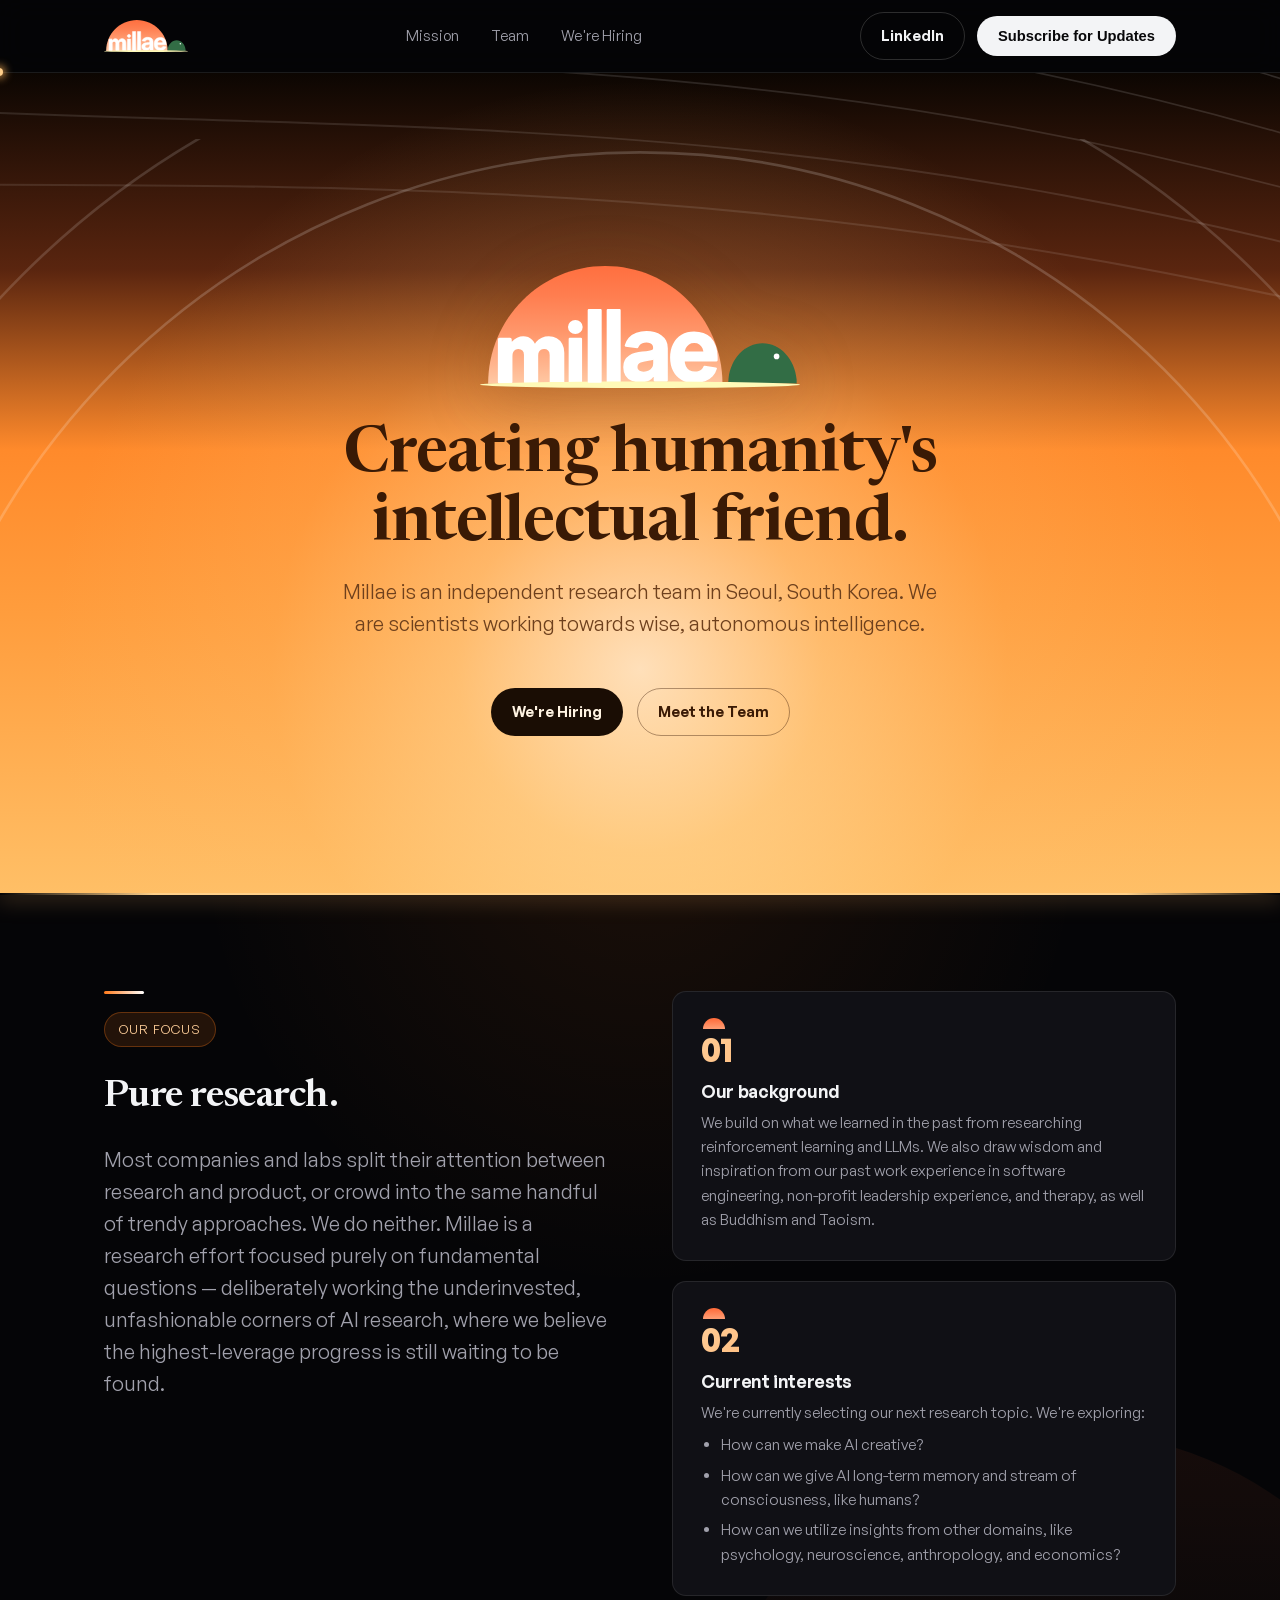
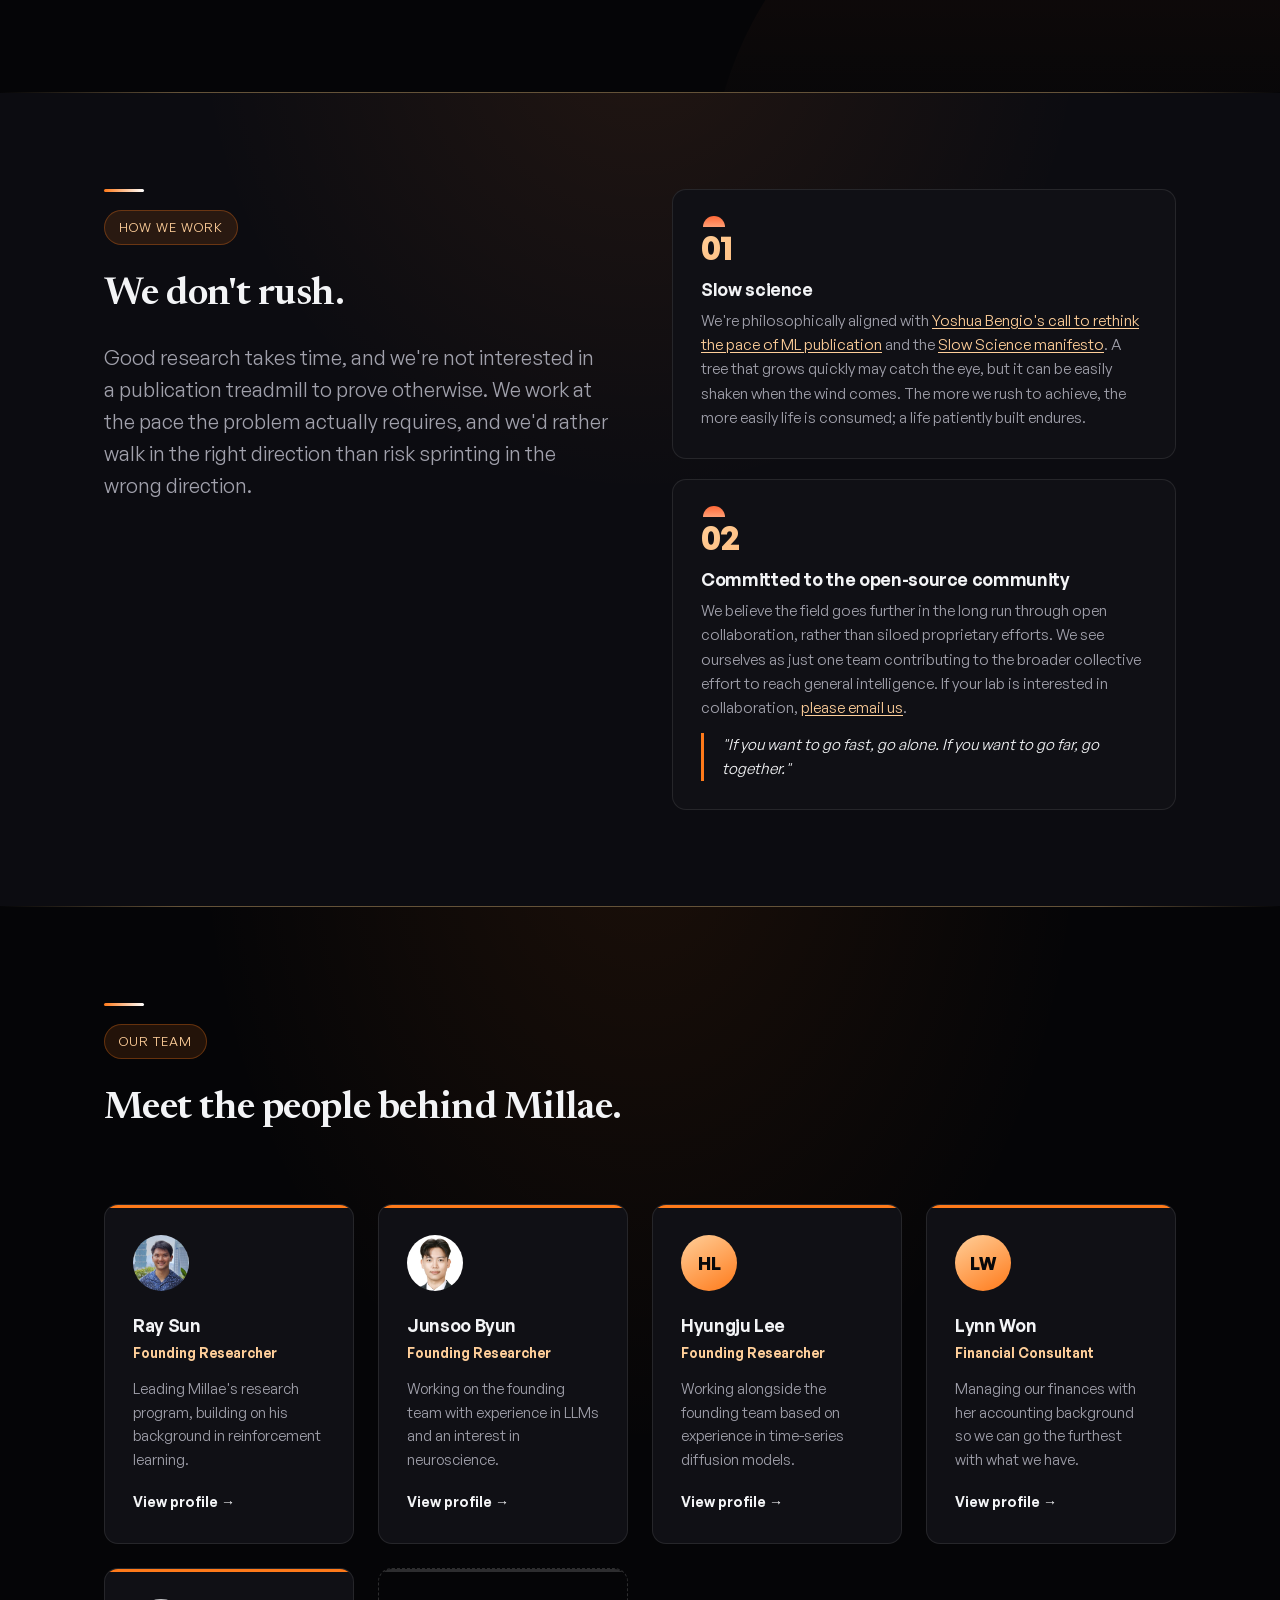
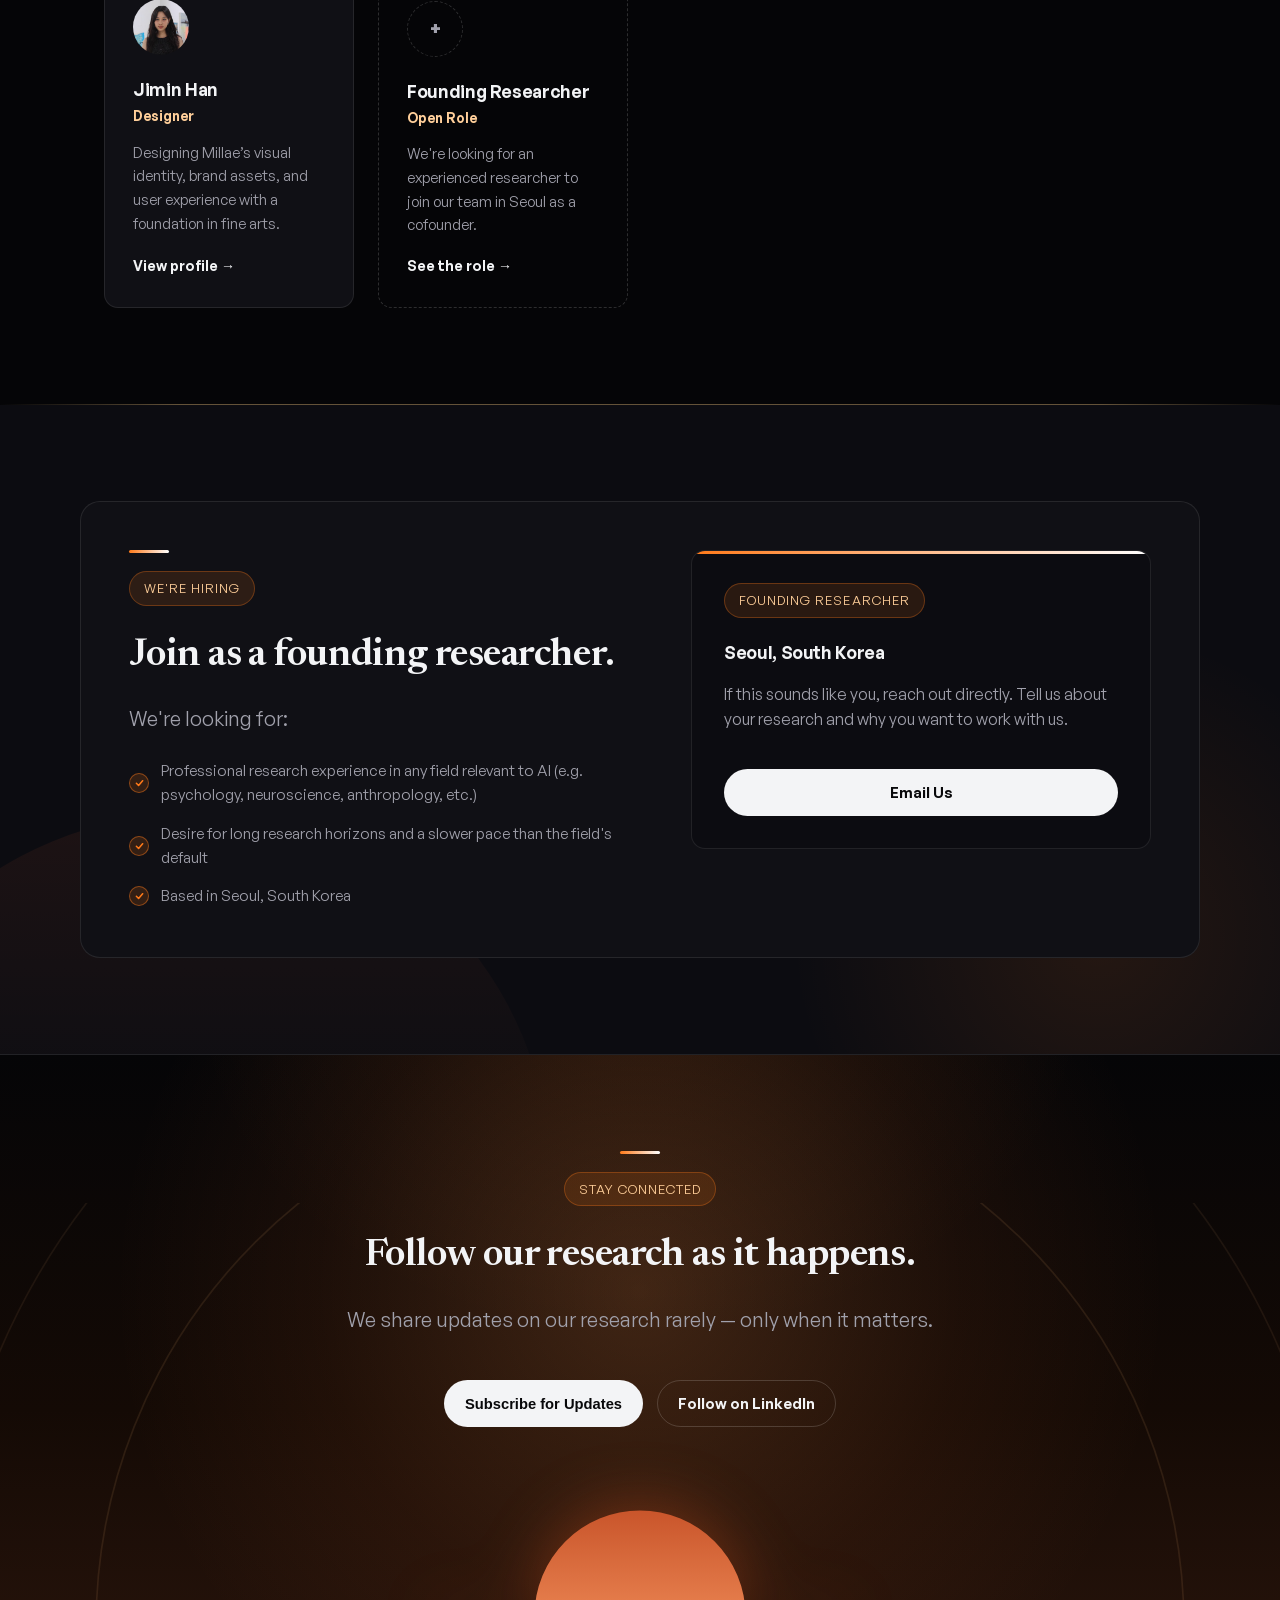
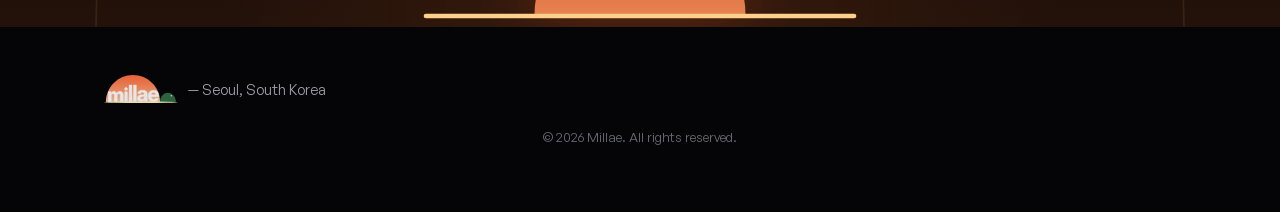
<file: index.html>
<!DOCTYPE html>
<html lang="en">
<head>
<meta charset="UTF-8">
<meta name="viewport" content="width=device-width, initial-scale=1.0">
<title>Millae — Wise intelligence</title>
<meta name="description" content="Millae is a Seoul-based AI research team.">

<meta property="og:title" content="Millae">
<meta property="og:description" content="A Seoul-based AI research team.">
<meta property="og:image" content="https://www.millae.ai/assets/logo-512.png">
<meta property="og:type" content="website">
<meta name="twitter:card" content="summary">

<link rel="icon" type="image/svg+xml" href="assets/favicon.svg">
<link rel="icon" type="image/png" sizes="32x32" href="assets/favicon-32.png">
<link rel="icon" type="image/png" sizes="16x16" href="assets/favicon-16.png">
<link rel="apple-touch-icon" href="assets/apple-touch-icon.png">

<link rel="stylesheet" href="assets/fonts.css">
<link rel="stylesheet" href="styles.css">
</head>
<body>

<nav class="nav">
  <div class="wrap">
    <a href="index.html" class="brand">
      <img src="assets/logo-03.svg" alt="Millae" class="brand-logo">
    </a>
    <div class="nav-links" id="navLinks">
      <a href="#mission">Mission</a>
      <a href="team.html">Team</a>
      <a href="#hiring">We're Hiring</a>
    </div>
    <div class="nav-actions">
      <a class="btn btn-outline nav-linkedin" href="https://www.linkedin.com/company/millae" target="_blank" rel="noopener">LinkedIn</a>
      <button class="btn btn-primary" id="openSubscribe"><span class="full">Subscribe for Updates</span><span class="short-hide">Subscribe</span></button>
      <button class="nav-toggle" id="navToggle" aria-label="Toggle menu">☰</button>
    </div>
  </div>
  <div class="day-progress" aria-hidden="true"><span class="day-progress-sun"></span></div>
</nav>

<header class="hero hero-sunrise">
  <!-- Sunrise sky: bright orange morning background, soft glow + elegant
       concentric light arcs radiating from the horizon. Decorative. -->
  <div class="hero-sky" aria-hidden="true">
    <div class="sun-glow"></div>
    <!-- Flowing diagonal lines, ifp.org-style: a field of fine curves sweeping
         across the sky, thickest where they converge near the horizon. -->
    <svg class="hero-flowlines" viewBox="0 0 1000 700" preserveAspectRatio="xMidYMax slice">
      <g fill="none" stroke="#fff">
        <path class="flow" d="M-100 40 C 220 140, 520 40, 1100 260" stroke-width="1" stroke-opacity="0.16"/>
        <path class="flow" d="M-100 90 C 240 190, 540 90, 1100 300" stroke-width="1.1" stroke-opacity="0.14"/>
        <path class="flow" d="M-100 150 C 260 230, 560 150, 1100 340" stroke-width="1.2" stroke-opacity="0.15"/>
        <path class="flow" d="M-100 210 C 280 270, 580 210, 1100 380" stroke-width="1.3" stroke-opacity="0.13"/>
        <path class="flow" d="M-100 270 C 300 310, 600 270, 1100 420" stroke-width="1.4" stroke-opacity="0.12"/>
        <path class="flow" d="M-100 330 C 320 350, 620 330, 1100 460" stroke-width="1.5" stroke-opacity="0.11"/>
        <path class="flow" d="M-100 390 C 340 390, 640 390, 1100 500" stroke-width="1.6" stroke-opacity="0.1"/>
      </g>
    </svg>
    <svg class="sun-arcs" viewBox="0 0 1000 560" preserveAspectRatio="xMidYMax slice">
      <g fill="none" stroke="#fff" stroke-width="1.4">
        <path class="arc" d="M110 560 A390 390 0 0 1 890 560"/>
        <path class="arc" d="M40 560 A460 460 0 0 1 960 560"/>
        <path class="arc" d="M-40 560 A540 540 0 0 1 1040 560"/>
        <path class="arc" d="M-130 560 A630 630 0 0 1 1130 560"/>
        <path class="arc" d="M-230 560 A730 730 0 0 1 1230 560"/>
        <path class="arc" d="M-340 560 A840 840 0 0 1 1340 560"/>
      </g>
    </svg>
  </div>

  <div class="wrap hero-inner">
    <!-- Hero logo: "millae" set inside the sun, with a slowly crawling turtle.
         Inline SVG so the turtle can animate and the mark stays crisp. -->
    <div class="hero-logo">
      <img src="assets/logo-03-anim.svg" alt="Millae" class="hero-logo-img">
    </div>
    <h1>Creating humanity's intellectual friend.</h1>
    <p class="lede">Millae is an independent research team in Seoul, South Korea. We are scientists working towards wise, autonomous intelligence.</p>
    <div class="hero-actions">
      <a href="#hiring" class="btn btn-primary">We're Hiring</a>
      <a href="team.html" class="btn btn-outline">Meet the Team</a>
    </div>
  </div>
</header>

<!-- Full-width horizon line: the stark seam where the orange sunrise breaks into black. -->
<div class="horizon" aria-hidden="true"></div>

<section id="mission">
  <div class="sun-watermark" aria-hidden="true"></div>
  <div class="wrap mission-grid">
    <div>
      <div class="eyebrow-rule"></div>
      <span class="eyebrow">Our Focus</span>
      <h2>Pure research.</h2>
      <p class="lede">Most companies and labs split their attention between research and product, or crowd into the same handful of trendy approaches. We do neither. Millae is a research effort focused purely on fundamental questions — deliberately working the underinvested, unfashionable corners of AI research, where we believe the highest-leverage progress is still waiting to be found.</p>
    </div>
    <div class="mission-points">
      <div class="point">
        <span class="num">01</span>
        <h3>Our background</h3>
        <p>We build on what we learned in the past from researching reinforcement learning and LLMs. We also draw wisdom and inspiration from our past work experience in software engineering, non-profit leadership experience, and therapy, as well as Buddhism and Taoism.</p>
      </div>
      <div class="point">
        <span class="num">02</span>
        <h3>Current interests</h3>
        <p>We're currently selecting our next research topic. We're exploring:</p>
        <ul>
          <li>How can we make AI creative?</li>
          <li>How can we give AI long-term memory and stream of consciousness, like humans?</li>
          <li>How can we utilize insights from other domains, like psychology, neuroscience, anthropology, and economics?</li>
        </ul>
      </div>
    </div>
  </div>
</section>

<!-- <section id="great-project">
  <div class="wrap">
    <span class="eyebrow">Why This Matters</span>
    <h2>The Great Project of our generation.</h2>
    <p class="lede">We believe developing autonomous intelligence is the great project of this generation and the generations to come. We're looking for scientists who think about their work the same way — not as a job, but as a contribution to humanity's future.</p>

    <div class="callout">
      <span class="eyebrow eyebrow-warn">The Stakes</span>
      <p>We take the scale of this project seriously in both directions. The potential benefits of human-level and superintelligent AI are extraordinary — and the risk it poses is the greatest existential threat humanity has ever faced. We're looking for suggestions on how we can collectively invest in long-term AI safety. Meanwhile, we expect the world to become increasingly unstable and violent leading up to the Singularity; we're preparing for that as well.</p>
    </div>
  </div>
</section> -->

<div class="hz-divider" aria-hidden="true"></div>

<section id="philsophy">
  <div class="wrap mission-grid">
    <div>
      <div class="eyebrow-rule"></div>
      <span class="eyebrow">How We Work</span>
      <h2>We don't rush.</h2>
      <p class="lede">Good research takes time, and we're not interested in a publication treadmill to prove otherwise. We work at the pace the problem actually requires, and we'd rather walk in the right direction than risk sprinting in the wrong direction.</p>
    </div>
    <div class="mission-points">
      <div class="point">
        <span class="num">01</span>
        <h3>Slow science</h3>
        <p>We're philosophically aligned with <a href="https://yoshuabengio.org/en/blog/time-rethink-publication-process-machine-learning" target="_blank" rel="noopener">Yoshua Bengio's call to rethink the pace of ML publication</a> and the <a href="http://slow-science.org/" target="_blank" rel="noopener">Slow Science manifesto</a>. A tree that grows quickly may catch the eye, but it can be easily shaken when the wind comes. The more we rush to achieve, the more easily life is consumed; a life patiently built endures.</p>
      </div>
      <div class="point">
        <span class="num">02</span>
        <h3>Committed to the open-source community</h3>
        <p>We believe the field goes further in the long run through open collaboration, rather than siloed proprietary efforts. We see ourselves as just one team contributing to the broader collective effort to reach general intelligence. If your lab is interested in collaboration, <a href="mailto:collaboration@millae.ai">please email us</a>.</p>
        <p class="pull-quote">"If you want to go fast, go alone. If you want to go far, go together."</p>
      </div>
    </div>
  </div>
</section>

<div class="hz-divider" aria-hidden="true"></div>

<section id="team-preview">
  <div class="wrap">
    <div class="section-head">
      <div>
        <div class="eyebrow-rule"></div>
        <span class="eyebrow">Our Team</span>
        <h2>Meet the people behind Millae.</h2>
      </div>
    </div>
    <div class="team-grid" data-team-grid></div>
  </div>
</section>

<div class="hz-divider" aria-hidden="true"></div>

<section id="hiring" class="hiring">
  <div class="sun-watermark" aria-hidden="true"></div>
  <div class="wrap hiring-grid">
    <div>
      <div class="eyebrow-rule"></div>
      <span class="eyebrow">We're Hiring</span>
      <h2>Join as a founding researcher.</h2>
      <p class="lede">We're looking for:</p>
      <ul class="req-list">
        <li><svg class="req-check" viewBox="0 0 12 12" aria-hidden="true"><path d="M2.6 6.3 L5 8.7 L9.4 3.5"/></svg>Professional research experience in any field relevant to AI (e.g. psychology, neuroscience, anthropology, etc.)</li>
        <li><svg class="req-check" viewBox="0 0 12 12" aria-hidden="true"><path d="M2.6 6.3 L5 8.7 L9.4 3.5"/></svg>Desire for long research horizons and a slower pace than the field's default</li>
        <li><svg class="req-check" viewBox="0 0 12 12" aria-hidden="true"><path d="M2.6 6.3 L5 8.7 L9.4 3.5"/></svg>Based in Seoul, South Korea</li>
      </ul>
    </div>
    <div class="hiring-card">
      <span class="eyebrow">Founding Researcher</span>
      <p class="hiring-location">Seoul, South Korea</p>
      <p>If this sounds like you, reach out directly. Tell us about your research and why you want to work with us.</p>
      <a class="btn btn-primary" href="mailto:applications@millae.ai">Email Us</a>
    </div>
  </div>
</section>

<section class="cta">
  <div class="cta-sky" aria-hidden="true">
    <div class="cta-glow"></div>
    <svg class="cta-arcs" viewBox="0 0 1000 400" preserveAspectRatio="xMidYMax slice">
      <g fill="none" stroke="#ffb877">
        <path d="M180 400 A320 320 0 0 1 820 400" stroke-opacity="0.1"/>
        <path d="M90 400 A400 400 0 0 1 910 400" stroke-opacity="0.075"/>
        <path d="M0 400 A490 490 0 0 1 1000 400" stroke-opacity="0.055"/>
      </g>
    </svg>
    <svg class="cta-sun" viewBox="0 0 300 96" preserveAspectRatio="xMidYMax meet">
      <defs><linearGradient id="ctaSun" x1="0" y1="0" x2="0" y2="1"><stop offset="0" stop-color="#c9552b"/><stop offset="1" stop-color="#e8814f"/></linearGradient></defs>
      <path d="M78 88 A72 72 0 0 1 222 88 Z" fill="url(#ctaSun)"/>
      <line x1="4" y1="88" x2="296" y2="88" stroke="#ffd089" stroke-width="3" stroke-linecap="round"/>
    </svg>
  </div>
  <div class="wrap">
    <div class="eyebrow-rule" style="margin-left:auto;margin-right:auto;"></div>
    <span class="eyebrow">Stay Connected</span>
    <h2>Follow our research as it happens.</h2>
    <p class="lede">We share updates on our research rarely — only when it matters.</p>
    <div class="cta-actions">
      <button class="btn btn-primary" id="openSubscribe2">Subscribe for Updates</button>
      <a class="btn btn-outline" href="https://www.linkedin.com/company/millae" target="_blank" rel="noopener">Follow on LinkedIn</a>
    </div>
  </div>
</section>

<footer>
  <div class="wrap">
    <div class="footer-grid">
      <a href="index.html" class="footer-brand">
        <img src="assets/logo-03.svg" alt="Millae" class="footer-logo">
        <span>— Seoul, South Korea</span>
      </a>
    </div>
    <p class="footer-note">© 2026 Millae. All rights reserved.</p>
  </div>
</footer>

<div class="modal-overlay" id="subscribeModal">
  <div class="modal">
    <button class="modal-close" id="closeSubscribe" aria-label="Close">&times;</button>
    <h3>Subscribe for updates</h3>
    <p>Occasional news from Millae's research team. No spam, unsubscribe anytime.</p>
    <form class="subscribe-form" id="subscribeForm" name="subscribe" method="POST" data-netlify="true" netlify-honeypot="bot-field">
      <input type="hidden" name="form-name" value="subscribe">
      <p hidden><label>Don't fill this out if you're human: <input name="bot-field"></label></p>
      <input type="email" name="email" placeholder="you@email.com" required>
      <button type="submit" class="btn btn-primary">Subscribe</button>
      <div class="form-status" id="formStatus"></div>
    </form>
  </div>
</div>

<script src="team.js"></script>
<script src="script.js"></script>
</body>
</html>
</file>
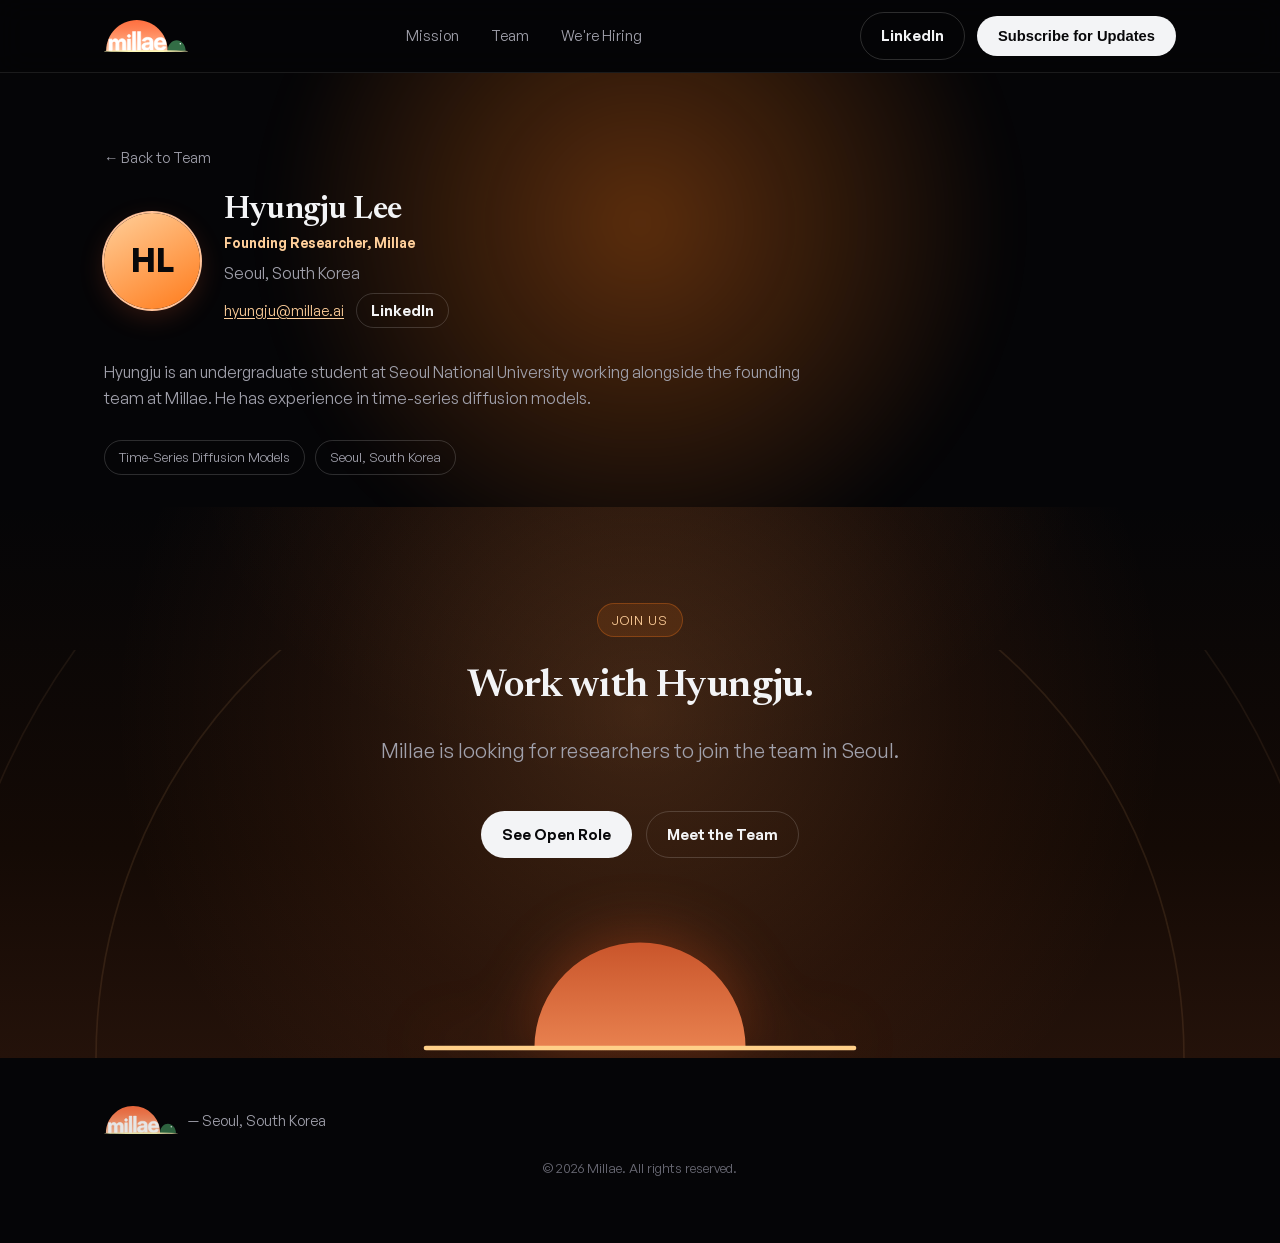
<file: hyungju.html>
<!DOCTYPE html>
<html lang="en">
<head>
<meta charset="UTF-8">
<meta name="viewport" content="width=device-width, initial-scale=1.0">
<title>Hyungju Lee — Millae</title>
<meta name="description" content="Hyungju Lee, Founding Researcher at Millae, a Seoul-based AI research team.">
<meta property="og:title" content="Hyungju Lee — Millae">
<meta property="og:description" content="Hyungju Lee, Founding Researcher at Millae, a Seoul-based AI research team.">
<meta property="og:image" content="https://www.millae.ai/assets/logo-512.png">
<meta property="og:type" content="profile">
<meta name="twitter:card" content="summary">

<link rel="icon" type="image/svg+xml" href="assets/favicon.svg">
<link rel="icon" type="image/png" sizes="32x32" href="assets/favicon-32.png">
<link rel="icon" type="image/png" sizes="16x16" href="assets/favicon-16.png">
<link rel="apple-touch-icon" href="assets/apple-touch-icon.png">

<link rel="stylesheet" href="assets/fonts.css">
<link rel="stylesheet" href="styles.css">
</head>
<body>

<nav class="nav">
  <div class="wrap">
    <a href="index.html" class="brand">
      <img src="assets/logo-03.svg" alt="Millae" class="brand-logo">
    </a>
    <div class="nav-links" id="navLinks">
      <a href="index.html#mission">Mission</a>
      <a href="team.html">Team</a>
      <a href="index.html#hiring">We're Hiring</a>
    </div>
    <div class="nav-actions">
      <a class="btn btn-outline nav-linkedin" href="https://www.linkedin.com/company/millae" target="_blank" rel="noopener">LinkedIn</a>
      <button class="btn btn-primary" id="openSubscribe"><span class="full">Subscribe for Updates</span><span class="short-hide">Subscribe</span></button>
      <button class="nav-toggle" id="navToggle" aria-label="Toggle menu">☰</button>
    </div>
  </div>
</nav>

<header class="hero profile-hero" style="text-align:left;">
  <div class="wrap" style="align-items: flex-start;">
    <a href="team.html" class="back-link">← Back to Team</a>
    <div class="profile-top">
      <div class="profile-avatar">HL</div>
      <div class="profile-meta">
        <h1>Hyungju Lee</h1>
        <span class="team-role">Founding Researcher, Millae</span>
        <p style="margin:0; color: var(--text-dim);">Seoul, South Korea</p>
        <div class="profile-contact">
          <a href="mailto:hyungju@millae.ai" class="profile-email">hyungju@millae.ai</a>
          <a class="btn btn-outline profile-linkedin" href="https://www.linkedin.com/in/hyungju-lee-295869256/" target="_blank" rel="noopener">LinkedIn</a>
        </div>
      </div>
    </div>
    <div class="profile-body">
      <p>Hyungju is an undergraduate student at Seoul National University working alongside the founding team at Millae. He has experience in time-series diffusion models.</p>
      <div class="focus-tags">
        <span>Time-Series Diffusion Models</span>
        <span>Seoul, South Korea</span>
      </div>
    </div>
  </div>
</header>

<section class="cta">
  <div class="cta-sky" aria-hidden="true">
    <div class="cta-glow"></div>
    <svg class="cta-arcs" viewBox="0 0 1000 400" preserveAspectRatio="xMidYMax slice">
      <g fill="none" stroke="#ffb877">
        <path d="M180 400 A320 320 0 0 1 820 400" stroke-opacity="0.1"/>
        <path d="M90 400 A400 400 0 0 1 910 400" stroke-opacity="0.075"/>
        <path d="M0 400 A490 490 0 0 1 1000 400" stroke-opacity="0.055"/>
      </g>
    </svg>
    <svg class="cta-sun" viewBox="0 0 300 96" preserveAspectRatio="xMidYMax meet">
      <defs><linearGradient id="ctaSun" x1="0" y1="0" x2="0" y2="1"><stop offset="0" stop-color="#c9552b"/><stop offset="1" stop-color="#e8814f"/></linearGradient></defs>
      <path d="M78 88 A72 72 0 0 1 222 88 Z" fill="url(#ctaSun)"/>
      <line x1="4" y1="88" x2="296" y2="88" stroke="#ffd089" stroke-width="3" stroke-linecap="round"/>
    </svg>
  </div>
  <div class="wrap">
    <span class="eyebrow">Join Us</span>
    <h2>Work with Hyungju.</h2>
    <p class="lede">Millae is looking for researchers to join the team in Seoul.</p>
    <div class="cta-actions">
      <a class="btn btn-primary" href="index.html#hiring">See Open Role</a>
      <a class="btn btn-outline" href="team.html">Meet the Team</a>
    </div>
  </div>
</section>

<footer>
  <div class="wrap">
    <div class="footer-grid">
      <a href="index.html" class="footer-brand">
        <img src="assets/logo-03.svg" alt="Millae" class="footer-logo">
        <span>— Seoul, South Korea</span>
      </a>
    </div>
    <p class="footer-note">© 2026 Millae. All rights reserved.</p>
  </div>
</footer>

<div class="modal-overlay" id="subscribeModal">
  <div class="modal">
    <button class="modal-close" id="closeSubscribe" aria-label="Close">&times;</button>
    <h3>Subscribe for updates</h3>
    <p>Occasional news from Millae's research team. No spam, unsubscribe anytime.</p>
    <form class="subscribe-form" id="subscribeForm" name="subscribe" method="POST" data-netlify="true" netlify-honeypot="bot-field">
      <input type="hidden" name="form-name" value="subscribe">
      <p hidden><label>Don't fill this out if you're human: <input name="bot-field"></label></p>
      <input type="email" name="email" placeholder="you@email.com" required>
      <button type="submit" class="btn btn-primary">Subscribe</button>
      <div class="form-status" id="formStatus"></div>
    </form>
  </div>
</div>

<script src="script.js"></script>
</body>
</html>
</file>
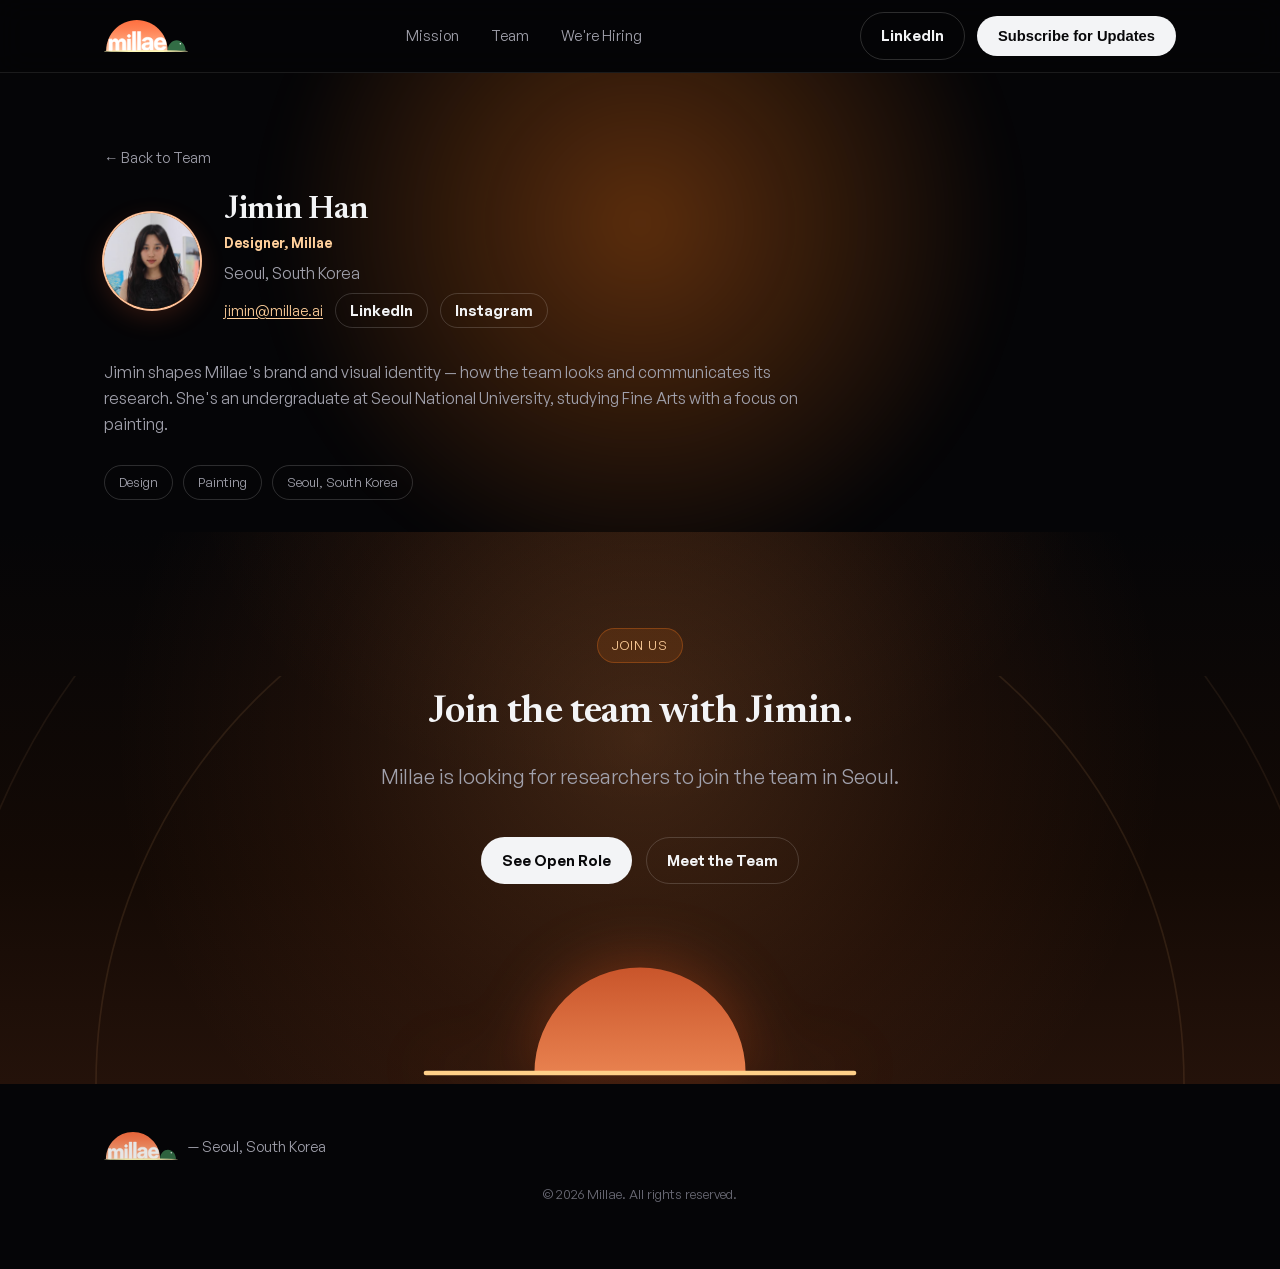
<file: jimin.html>
<!DOCTYPE html>
<html lang="en">
<head>
<meta charset="UTF-8">
<meta name="viewport" content="width=device-width, initial-scale=1.0">
<title>Jimin Han — Millae</title>
<meta name="description" content="Jimin Han, Designer at Millae, a Seoul-based AI research team.">
<meta property="og:title" content="Jimin Han — Millae">
<meta property="og:description" content="Jimin Han, Designer at Millae, a Seoul-based AI research team.">
<meta property="og:image" content="https://www.millae.ai/assets/logo-512.png">
<meta property="og:type" content="profile">
<meta name="twitter:card" content="summary">

<link rel="icon" type="image/svg+xml" href="assets/favicon.svg">
<link rel="icon" type="image/png" sizes="32x32" href="assets/favicon-32.png">
<link rel="icon" type="image/png" sizes="16x16" href="assets/favicon-16.png">
<link rel="apple-touch-icon" href="assets/apple-touch-icon.png">

<link rel="stylesheet" href="assets/fonts.css">
<link rel="stylesheet" href="styles.css">
</head>
<body>

<nav class="nav">
  <div class="wrap">
    <a href="index.html" class="brand">
      <img src="assets/logo-03.svg" alt="Millae" class="brand-logo">
    </a>
    <div class="nav-links" id="navLinks">
      <a href="index.html#mission">Mission</a>
      <a href="team.html">Team</a>
      <a href="index.html#hiring">We're Hiring</a>
    </div>
    <div class="nav-actions">
      <a class="btn btn-outline nav-linkedin" href="https://www.linkedin.com/company/millae" target="_blank" rel="noopener">LinkedIn</a>
      <button class="btn btn-primary" id="openSubscribe"><span class="full">Subscribe for Updates</span><span class="short-hide">Subscribe</span></button>
      <button class="nav-toggle" id="navToggle" aria-label="Toggle menu">☰</button>
    </div>
  </div>
</nav>

<header class="hero profile-hero" style="text-align:left;">
  <div class="wrap" style="align-items: flex-start;">
    <a href="team.html" class="back-link">← Back to Team</a>
    <div class="profile-top">
      <div class="profile-avatar"><img src="assets/jimin-han.jpg" alt="Jimin Han"></div>
      <div class="profile-meta">
        <h1>Jimin Han</h1>
        <span class="team-role">Designer, Millae</span>
        <p style="margin:0; color: var(--text-dim);">Seoul, South Korea</p>
        <div class="profile-contact">
          <a href="mailto:jimin@millae.ai" class="profile-email">jimin@millae.ai</a>
          <a class="btn btn-outline profile-linkedin" href="https://www.linkedin.com/in/apple-han" target="_blank" rel="noopener">LinkedIn</a>
          <a class="btn btn-outline profile-linkedin" href="https://www.instagram.com/applehan.art" target="_blank" rel="noopener">Instagram</a>
        </div>
      </div>
    </div>
    <div class="profile-body">
      <p>Jimin shapes Millae's brand and visual identity — how the team looks and communicates its research. She's an undergraduate at Seoul National University, studying Fine Arts with a focus on painting.</p>
      <div class="focus-tags">
        <span>Design</span>
        <span>Painting</span>
        <span>Seoul, South Korea</span>
      </div>
    </div>
  </div>
</header>

<section class="cta">
  <div class="cta-sky" aria-hidden="true">
    <div class="cta-glow"></div>
    <svg class="cta-arcs" viewBox="0 0 1000 400" preserveAspectRatio="xMidYMax slice">
      <g fill="none" stroke="#ffb877">
        <path d="M180 400 A320 320 0 0 1 820 400" stroke-opacity="0.1"/>
        <path d="M90 400 A400 400 0 0 1 910 400" stroke-opacity="0.075"/>
        <path d="M0 400 A490 490 0 0 1 1000 400" stroke-opacity="0.055"/>
      </g>
    </svg>
    <svg class="cta-sun" viewBox="0 0 300 96" preserveAspectRatio="xMidYMax meet">
      <defs><linearGradient id="ctaSun" x1="0" y1="0" x2="0" y2="1"><stop offset="0" stop-color="#c9552b"/><stop offset="1" stop-color="#e8814f"/></linearGradient></defs>
      <path d="M78 88 A72 72 0 0 1 222 88 Z" fill="url(#ctaSun)"/>
      <line x1="4" y1="88" x2="296" y2="88" stroke="#ffd089" stroke-width="3" stroke-linecap="round"/>
    </svg>
  </div>
  <div class="wrap">
    <span class="eyebrow">Join Us</span>
    <h2>Join the team with Jimin.</h2>
    <p class="lede">Millae is looking for researchers to join the team in Seoul.</p>
    <div class="cta-actions">
      <a class="btn btn-primary" href="index.html#hiring">See Open Role</a>
      <a class="btn btn-outline" href="team.html">Meet the Team</a>
    </div>
  </div>
</section>

<footer>
  <div class="wrap">
    <div class="footer-grid">
      <a href="index.html" class="footer-brand">
        <img src="assets/logo-03.svg" alt="Millae" class="footer-logo">
        <span>— Seoul, South Korea</span>
      </a>
    </div>
    <p class="footer-note">© 2026 Millae. All rights reserved.</p>
  </div>
</footer>

<div class="modal-overlay" id="subscribeModal">
  <div class="modal">
    <button class="modal-close" id="closeSubscribe" aria-label="Close">&times;</button>
    <h3>Subscribe for updates</h3>
    <p>Occasional news from Millae's research team. No spam, unsubscribe anytime.</p>
    <form class="subscribe-form" id="subscribeForm" name="subscribe" method="POST" data-netlify="true" netlify-honeypot="bot-field">
      <input type="hidden" name="form-name" value="subscribe">
      <p hidden><label>Don't fill this out if you're human: <input name="bot-field"></label></p>
      <input type="email" name="email" placeholder="you@email.com" required>
      <button type="submit" class="btn btn-primary">Subscribe</button>
      <div class="form-status" id="formStatus"></div>
    </form>
  </div>
</div>

<script src="script.js"></script>
</body>
</html>
</file>
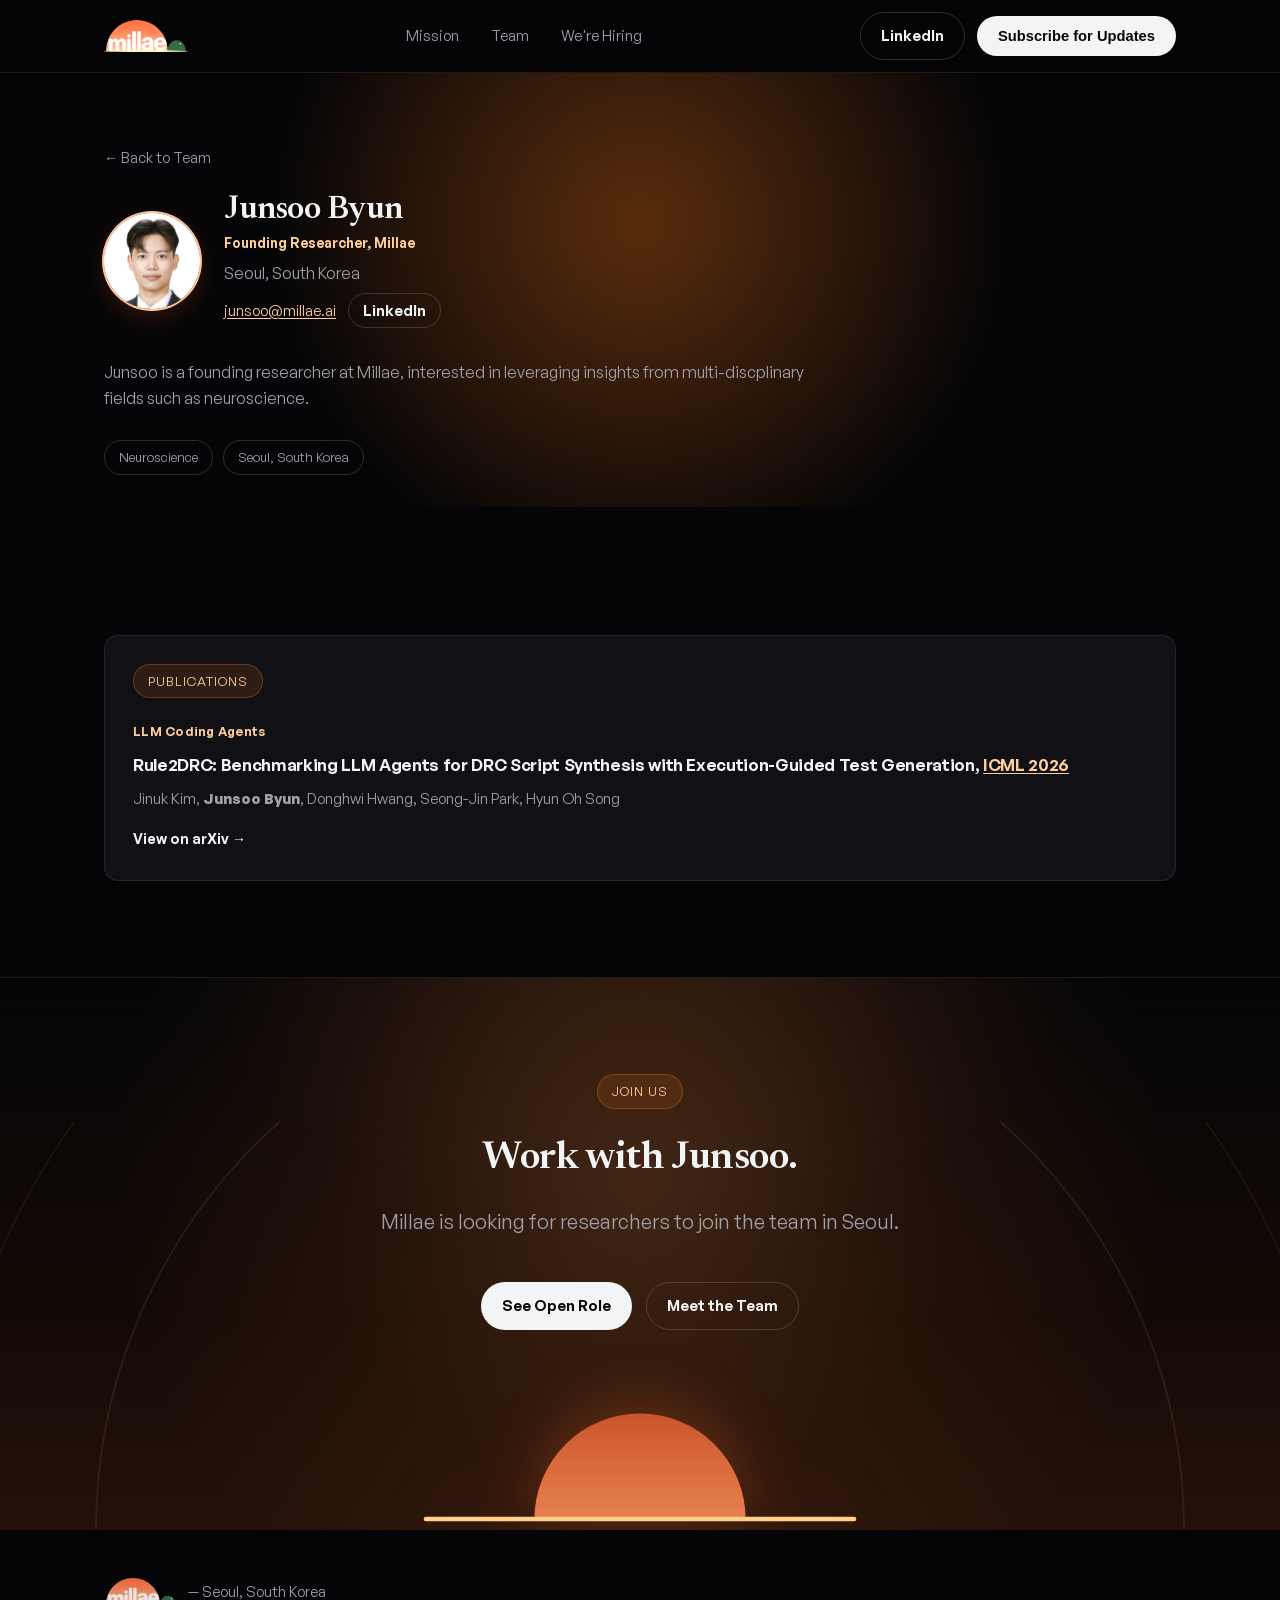
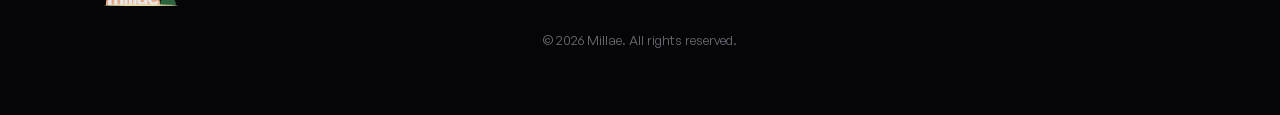
<file: junsoo.html>
<!DOCTYPE html>
<html lang="en">
<head>
<meta charset="UTF-8">
<meta name="viewport" content="width=device-width, initial-scale=1.0">
<title>Junsoo Byun — Millae</title>
<meta name="description" content="Junsoo Byun, Founding Researcher at Millae, a Seoul-based AI research team.">
<meta property="og:title" content="Junsoo Byun — Millae">
<meta property="og:description" content="Junsoo Byun, Founding Researcher at Millae, a Seoul-based AI research team.">
<meta property="og:image" content="https://www.millae.ai/assets/logo-512.png">
<meta property="og:type" content="profile">
<meta name="twitter:card" content="summary">

<link rel="icon" type="image/svg+xml" href="assets/favicon.svg">
<link rel="icon" type="image/png" sizes="32x32" href="assets/favicon-32.png">
<link rel="icon" type="image/png" sizes="16x16" href="assets/favicon-16.png">
<link rel="apple-touch-icon" href="assets/apple-touch-icon.png">

<link rel="stylesheet" href="assets/fonts.css">
<link rel="stylesheet" href="styles.css">
</head>
<body>

<nav class="nav">
  <div class="wrap">
    <a href="index.html" class="brand">
      <img src="assets/logo-03.svg" alt="Millae" class="brand-logo">
    </a>
    <div class="nav-links" id="navLinks">
      <a href="index.html#mission">Mission</a>
      <a href="team.html">Team</a>
      <a href="index.html#hiring">We're Hiring</a>
    </div>
    <div class="nav-actions">
      <a class="btn btn-outline nav-linkedin" href="https://www.linkedin.com/company/millae" target="_blank" rel="noopener">LinkedIn</a>
      <button class="btn btn-primary" id="openSubscribe"><span class="full">Subscribe for Updates</span><span class="short-hide">Subscribe</span></button>
      <button class="nav-toggle" id="navToggle" aria-label="Toggle menu">☰</button>
    </div>
  </div>
</nav>

<header class="hero profile-hero" style="text-align:left;">
  <div class="wrap" style="align-items: flex-start;">
    <a href="team.html" class="back-link">← Back to Team</a>
    <div class="profile-top">
      <div class="profile-avatar"><img src="assets/junsoo-byun.jpg" alt="Junsoo Byun"></div>
      <div class="profile-meta">
        <h1>Junsoo Byun</h1>
        <span class="team-role">Founding Researcher, Millae</span>
        <p style="margin:0; color: var(--text-dim);">Seoul, South Korea</p>
        <div class="profile-contact">
          <a href="mailto:junsoo@millae.ai" class="profile-email">junsoo@millae.ai</a>
          <a class="btn btn-outline profile-linkedin" href="https://www.linkedin.com/in/junsoo-byun-861b203a7/" target="_blank" rel="noopener">LinkedIn</a>
        </div>
      </div>
    </div>
    <div class="profile-body">
      <p>Junsoo is a founding researcher at Millae, interested in leveraging insights from multi-discplinary fields such as neuroscience.</p>
      <div class="focus-tags">
        <span>Neuroscience</span>
        <span>Seoul, South Korea</span>
      </div>
    </div>
  </div>
</header>

<section id="publications">
  <div class="wrap">
    <div class="papers-list">
      <div class="paper-card">
        <span class="eyebrow">Publications</span>
        <span class="paper-area">LLM Coding Agents</span>
        <h3>Rule2DRC: Benchmarking LLM Agents for DRC Script Synthesis with Execution-Guided Test Generation, <a href="https://icml.cc/virtual/2026/poster/63031" target="_blank" rel="noopener">ICML 2026</a></h3>
        <p class="paper-authors">Jinuk Kim, <strong>Junsoo Byun</strong>, Donghwi Hwang, Seong-Jin Park, Hyun Oh Song</p>
        <a class="link-arrow" href="https://arxiv.org/abs/2605.15669" target="_blank" rel="noopener">View on arXiv →</a>
      </div>
    </div>
  </div>
</section>


<section class="cta">
  <div class="cta-sky" aria-hidden="true">
    <div class="cta-glow"></div>
    <svg class="cta-arcs" viewBox="0 0 1000 400" preserveAspectRatio="xMidYMax slice">
      <g fill="none" stroke="#ffb877">
        <path d="M180 400 A320 320 0 0 1 820 400" stroke-opacity="0.1"/>
        <path d="M90 400 A400 400 0 0 1 910 400" stroke-opacity="0.075"/>
        <path d="M0 400 A490 490 0 0 1 1000 400" stroke-opacity="0.055"/>
      </g>
    </svg>
    <svg class="cta-sun" viewBox="0 0 300 96" preserveAspectRatio="xMidYMax meet">
      <defs><linearGradient id="ctaSun" x1="0" y1="0" x2="0" y2="1"><stop offset="0" stop-color="#c9552b"/><stop offset="1" stop-color="#e8814f"/></linearGradient></defs>
      <path d="M78 88 A72 72 0 0 1 222 88 Z" fill="url(#ctaSun)"/>
      <line x1="4" y1="88" x2="296" y2="88" stroke="#ffd089" stroke-width="3" stroke-linecap="round"/>
    </svg>
  </div>
  <div class="wrap">
    <span class="eyebrow">Join Us</span>
    <h2>Work with Junsoo.</h2>
    <p class="lede">Millae is looking for researchers to join the team in Seoul.</p>
    <div class="cta-actions">
      <a class="btn btn-primary" href="index.html#hiring">See Open Role</a>
      <a class="btn btn-outline" href="team.html">Meet the Team</a>
    </div>
  </div>
</section>

<footer>
  <div class="wrap">
    <div class="footer-grid">
      <a href="index.html" class="footer-brand">
        <img src="assets/logo-03.svg" alt="Millae" class="footer-logo">
        <span>— Seoul, South Korea</span>
      </a>
    </div>
    <p class="footer-note">© 2026 Millae. All rights reserved.</p>
  </div>
</footer>

<div class="modal-overlay" id="subscribeModal">
  <div class="modal">
    <button class="modal-close" id="closeSubscribe" aria-label="Close">&times;</button>
    <h3>Subscribe for updates</h3>
    <p>Occasional news from Millae's research team. No spam, unsubscribe anytime.</p>
    <form class="subscribe-form" id="subscribeForm" name="subscribe" method="POST" data-netlify="true" netlify-honeypot="bot-field">
      <input type="hidden" name="form-name" value="subscribe">
      <p hidden><label>Don't fill this out if you're human: <input name="bot-field"></label></p>
      <input type="email" name="email" placeholder="you@email.com" required>
      <button type="submit" class="btn btn-primary">Subscribe</button>
      <div class="form-status" id="formStatus"></div>
    </form>
  </div>
</div>

<script src="script.js"></script>
</body>
</html>
</file>
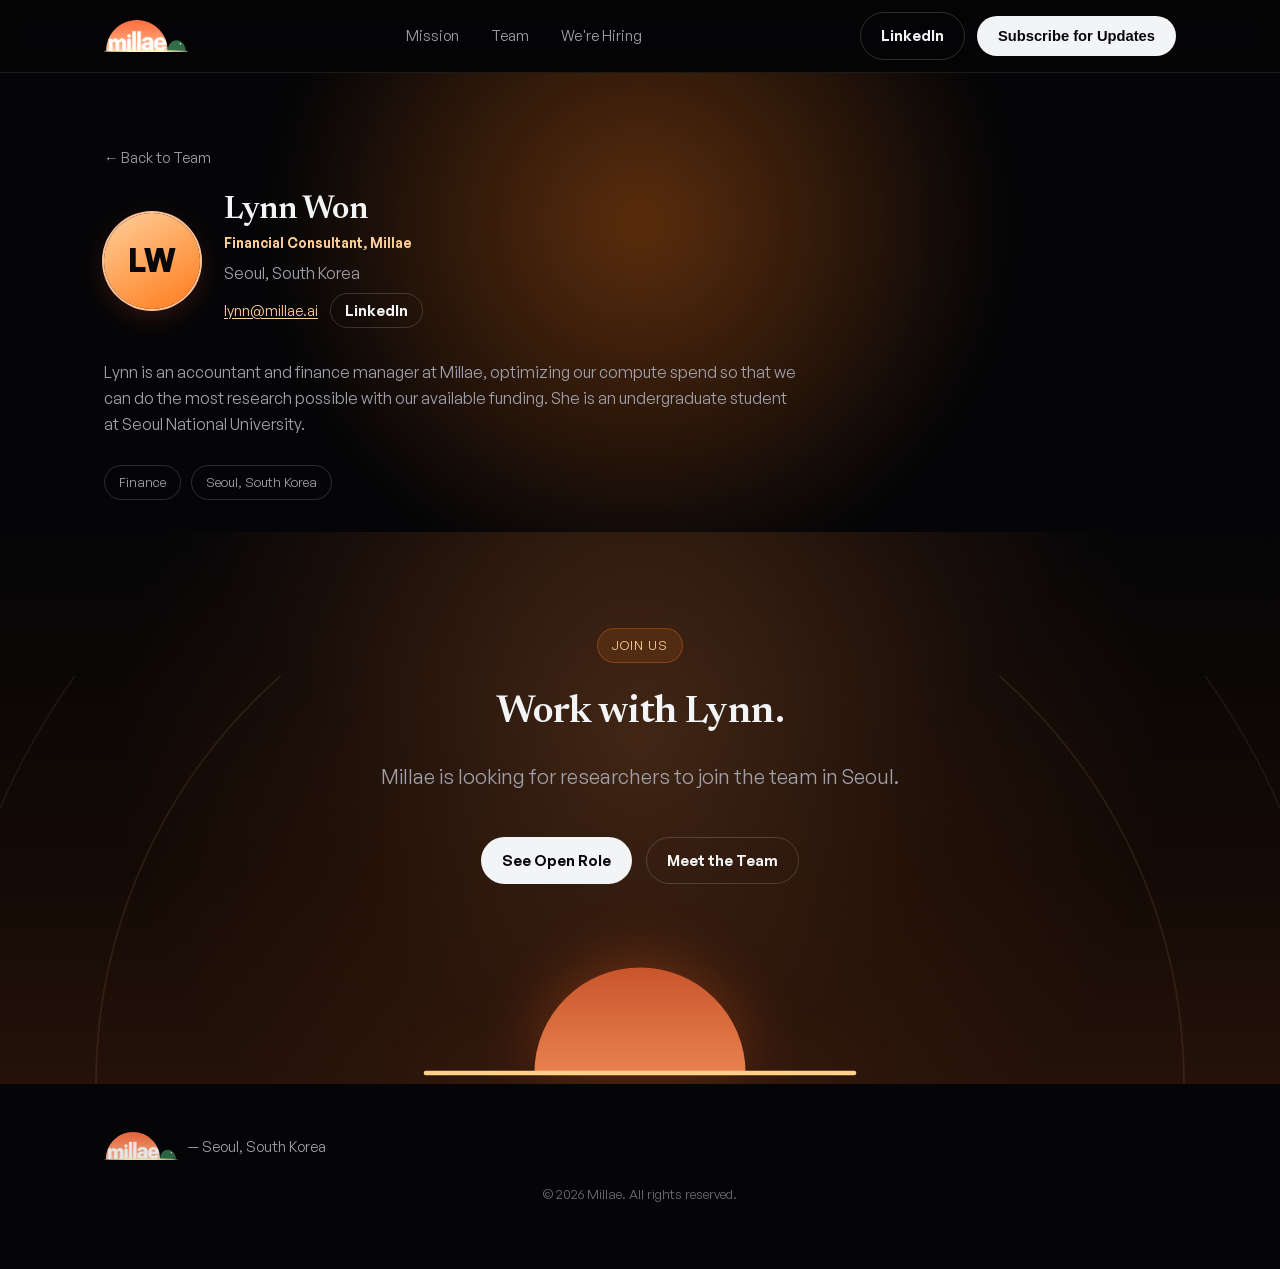
<file: lynn.html>
<!DOCTYPE html>
<html lang="en">
<head>
<meta charset="UTF-8">
<meta name="viewport" content="width=device-width, initial-scale=1.0">
<title>Lynn Won — Millae</title>
<meta name="description" content="Lynn Won, Financial Consultant at Millae, a Seoul-based AI research team.">
<meta property="og:title" content="Lynn Won — Millae">
<meta property="og:description" content="Lynn Won, Financial Consultant at Millae, a Seoul-based AI research team.">
<meta property="og:image" content="https://www.millae.ai/assets/logo-512.png">
<meta property="og:type" content="profile">
<meta name="twitter:card" content="summary">

<link rel="icon" type="image/svg+xml" href="assets/favicon.svg">
<link rel="icon" type="image/png" sizes="32x32" href="assets/favicon-32.png">
<link rel="icon" type="image/png" sizes="16x16" href="assets/favicon-16.png">
<link rel="apple-touch-icon" href="assets/apple-touch-icon.png">

<link rel="stylesheet" href="assets/fonts.css">
<link rel="stylesheet" href="styles.css">
</head>
<body>

<nav class="nav">
  <div class="wrap">
    <a href="index.html" class="brand">
      <img src="assets/logo-03.svg" alt="Millae" class="brand-logo">
    </a>
    <div class="nav-links" id="navLinks">
      <a href="index.html#mission">Mission</a>
      <a href="team.html">Team</a>
      <a href="index.html#hiring">We're Hiring</a>
    </div>
    <div class="nav-actions">
      <a class="btn btn-outline nav-linkedin" href="https://www.linkedin.com/company/millae" target="_blank" rel="noopener">LinkedIn</a>
      <button class="btn btn-primary" id="openSubscribe"><span class="full">Subscribe for Updates</span><span class="short-hide">Subscribe</span></button>
      <button class="nav-toggle" id="navToggle" aria-label="Toggle menu">☰</button>
    </div>
  </div>
</nav>

<header class="hero profile-hero" style="text-align:left;">
  <div class="wrap" style="align-items: flex-start;">
    <a href="team.html" class="back-link">← Back to Team</a>
    <div class="profile-top">
      <div class="profile-avatar">LW</div>
      <div class="profile-meta">
        <h1>Lynn Won</h1>
        <span class="team-role">Financial Consultant, Millae</span>
        <p style="margin:0; color: var(--text-dim);">Seoul, South Korea</p>
        <div class="profile-contact">
          <a href="mailto:lynn@millae.ai" class="profile-email">lynn@millae.ai</a>
          <a class="btn btn-outline profile-linkedin" href="https://www.linkedin.com/in/lynn-won-6916203b9/" target="_blank" rel="noopener">LinkedIn</a>
        </div>
      </div>
    </div>
    <div class="profile-body">
      <p>Lynn is an accountant and finance manager at Millae, optimizing our compute spend so that we can do the most research possible with our available funding. She is an undergraduate student at Seoul National University.</p>
      <div class="focus-tags">
        <span>Finance</span>
        <span>Seoul, South Korea</span>
      </div>
    </div>
  </div>
</header>

<section class="cta">
  <div class="cta-sky" aria-hidden="true">
    <div class="cta-glow"></div>
    <svg class="cta-arcs" viewBox="0 0 1000 400" preserveAspectRatio="xMidYMax slice">
      <g fill="none" stroke="#ffb877">
        <path d="M180 400 A320 320 0 0 1 820 400" stroke-opacity="0.1"/>
        <path d="M90 400 A400 400 0 0 1 910 400" stroke-opacity="0.075"/>
        <path d="M0 400 A490 490 0 0 1 1000 400" stroke-opacity="0.055"/>
      </g>
    </svg>
    <svg class="cta-sun" viewBox="0 0 300 96" preserveAspectRatio="xMidYMax meet">
      <defs><linearGradient id="ctaSun" x1="0" y1="0" x2="0" y2="1"><stop offset="0" stop-color="#c9552b"/><stop offset="1" stop-color="#e8814f"/></linearGradient></defs>
      <path d="M78 88 A72 72 0 0 1 222 88 Z" fill="url(#ctaSun)"/>
      <line x1="4" y1="88" x2="296" y2="88" stroke="#ffd089" stroke-width="3" stroke-linecap="round"/>
    </svg>
  </div>
  <div class="wrap">
    <span class="eyebrow">Join Us</span>
    <h2>Work with Lynn.</h2>
    <p class="lede">Millae is looking for researchers to join the team in Seoul.</p>
    <div class="cta-actions">
      <a class="btn btn-primary" href="index.html#hiring">See Open Role</a>
      <a class="btn btn-outline" href="team.html">Meet the Team</a>
    </div>
  </div>
</section>

<footer>
  <div class="wrap">
    <div class="footer-grid">
      <a href="index.html" class="footer-brand">
        <img src="assets/logo-03.svg" alt="Millae" class="footer-logo">
        <span>— Seoul, South Korea</span>
      </a>
    </div>
    <p class="footer-note">© 2026 Millae. All rights reserved.</p>
  </div>
</footer>

<div class="modal-overlay" id="subscribeModal">
  <div class="modal">
    <button class="modal-close" id="closeSubscribe" aria-label="Close">&times;</button>
    <h3>Subscribe for updates</h3>
    <p>Occasional news from Millae's research team. No spam, unsubscribe anytime.</p>
    <form class="subscribe-form" id="subscribeForm" name="subscribe" method="POST" data-netlify="true" netlify-honeypot="bot-field">
      <input type="hidden" name="form-name" value="subscribe">
      <p hidden><label>Don't fill this out if you're human: <input name="bot-field"></label></p>
      <input type="email" name="email" placeholder="you@email.com" required>
      <button type="submit" class="btn btn-primary">Subscribe</button>
      <div class="form-status" id="formStatus"></div>
    </form>
  </div>
</div>

<script src="script.js"></script>
</body>
</html>
</file>
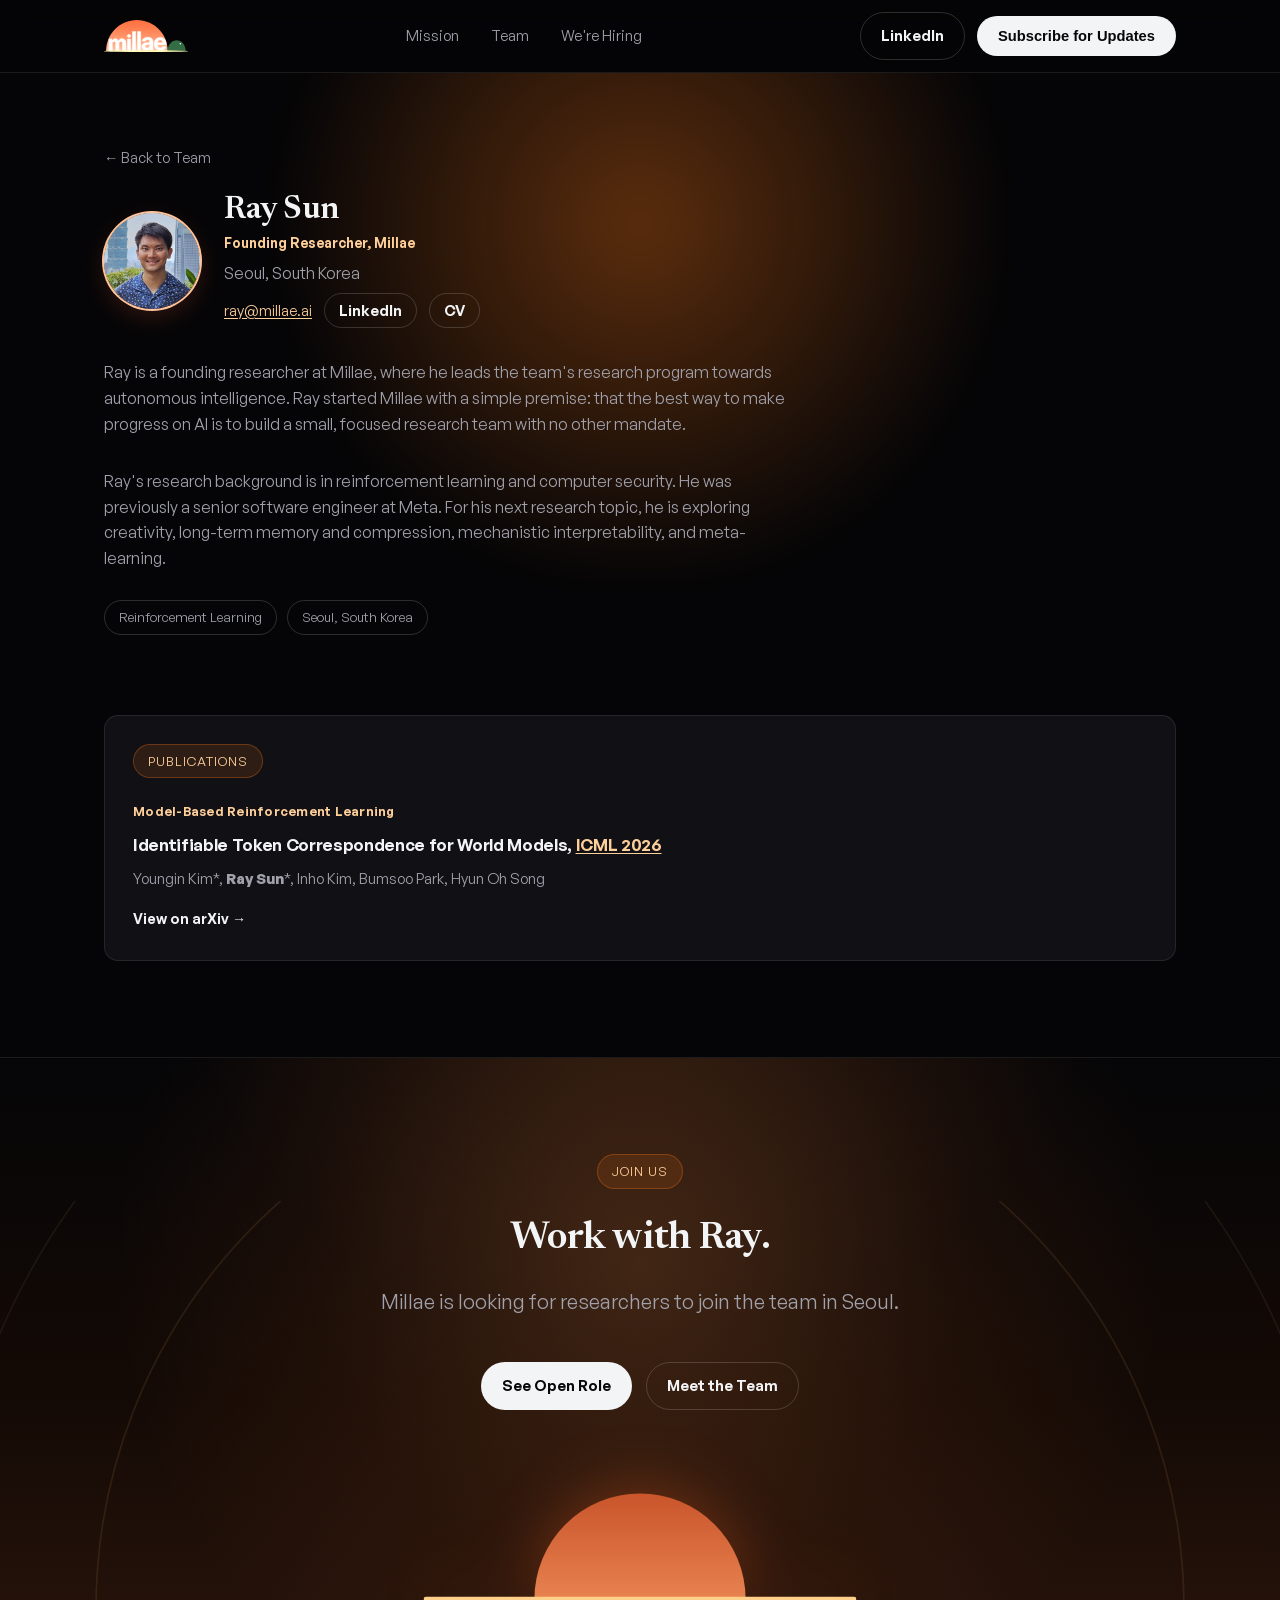
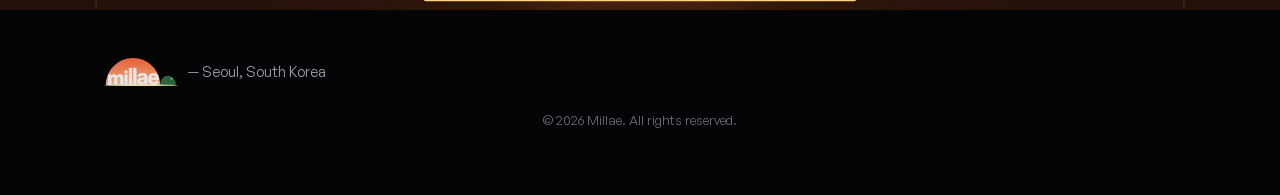
<file: ray.html>
<!DOCTYPE html>
<html lang="en">
<head>
<meta charset="UTF-8">
<meta name="viewport" content="width=device-width, initial-scale=1.0">
<title>Ray Sun — Millae</title>
<meta name="description" content="Ray Sun, Founding Researcher at Millae, a Seoul-based AI research team.">
<meta property="og:title" content="Ray Sun — Millae">
<meta property="og:description" content="Ray Sun, Founding Researcher at Millae, a Seoul-based AI research team.">
<meta property="og:image" content="https://www.millae.ai/assets/logo-512.png">
<meta property="og:type" content="profile">
<meta name="twitter:card" content="summary">

<link rel="icon" type="image/svg+xml" href="assets/favicon.svg">
<link rel="icon" type="image/png" sizes="32x32" href="assets/favicon-32.png">
<link rel="icon" type="image/png" sizes="16x16" href="assets/favicon-16.png">
<link rel="apple-touch-icon" href="assets/apple-touch-icon.png">

<link rel="stylesheet" href="assets/fonts.css">
<link rel="stylesheet" href="styles.css">
</head>
<body>

<nav class="nav">
  <div class="wrap">
    <a href="index.html" class="brand">
      <img src="assets/logo-03.svg" alt="Millae" class="brand-logo">
    </a>
    <div class="nav-links" id="navLinks">
      <a href="index.html#mission">Mission</a>
      <a href="team.html">Team</a>
      <a href="index.html#hiring">We're Hiring</a>
    </div>
    <div class="nav-actions">
      <a class="btn btn-outline nav-linkedin" href="https://www.linkedin.com/company/millae" target="_blank" rel="noopener">LinkedIn</a>
      <button class="btn btn-primary" id="openSubscribe"><span class="full">Subscribe for Updates</span><span class="short-hide">Subscribe</span></button>
      <button class="nav-toggle" id="navToggle" aria-label="Toggle menu">☰</button>
    </div>
  </div>
</nav>

<header class="hero profile-hero" style="text-align:left;">
  <div class="wrap" style="align-items: flex-start;">
    <a href="team.html" class="back-link">← Back to Team</a>
    <div class="profile-top">
      <div class="profile-avatar"><img src="assets/ray-sun.jpg" alt="Ray Sun"></div>
      <div class="profile-meta">
        <h1>Ray Sun</h1>
        <span class="team-role">Founding Researcher, Millae</span>
        <p style="margin:0; color: var(--text-dim);">Seoul, South Korea</p>
        <div class="profile-contact">
          <a href="mailto:ray@millae.ai" class="profile-email">ray@millae.ai</a>
          <a class="btn btn-outline profile-linkedin" href="https://www.linkedin.com/in/ray-sun" target="_blank" rel="noopener">LinkedIn</a>
          <a class="btn btn-outline profile-linkedin" href="assets/ray-sun-cv.pdf" target="_blank" rel="noopener">CV</a>
        </div>
      </div>
    </div>
    <div class="profile-body">
      <p>Ray is a founding researcher at Millae, where he leads the team's research program towards autonomous intelligence. Ray started Millae with a simple premise: that the best way to make progress on AI is to build a small, focused research team with no other mandate.</p>
      <p>Ray's research background is in reinforcement learning and computer security. He was previously a senior software engineer at Meta. For his next research topic, he is exploring creativity, long-term memory and compression, mechanistic interpretability, and meta-learning.</p>
      <div class="focus-tags">
        <span>Reinforcement Learning</span>
        <span>Seoul, South Korea</span>
      </div>
    </div>
  </div>
</header>

<section id="talks-publications">
  <div class="wrap">
    <div class="papers-list">
      <div class="paper-card">
        <span class="eyebrow">Publications</span>
        <span class="paper-area">Model-Based Reinforcement Learning</span>
        <h3>Identifiable Token Correspondence for World Models, <a href="https://icml.cc/virtual/2026/poster/66113" target="_blank" rel="noopener">ICML 2026</a></h3>
        <p class="paper-authors">Youngin Kim*, <strong>Ray Sun</strong>*, Inho Kim, Bumsoo Park, Hyun Oh Song</p>
        <a class="link-arrow" href="https://arxiv.org/abs/2605.16457" target="_blank" rel="noopener">View on arXiv →</a>
      </div>
    </div>
  </div>
</section>

<section class="cta">
  <div class="cta-sky" aria-hidden="true">
    <div class="cta-glow"></div>
    <svg class="cta-arcs" viewBox="0 0 1000 400" preserveAspectRatio="xMidYMax slice">
      <g fill="none" stroke="#ffb877">
        <path d="M180 400 A320 320 0 0 1 820 400" stroke-opacity="0.1"/>
        <path d="M90 400 A400 400 0 0 1 910 400" stroke-opacity="0.075"/>
        <path d="M0 400 A490 490 0 0 1 1000 400" stroke-opacity="0.055"/>
      </g>
    </svg>
    <svg class="cta-sun" viewBox="0 0 300 96" preserveAspectRatio="xMidYMax meet">
      <defs><linearGradient id="ctaSun" x1="0" y1="0" x2="0" y2="1"><stop offset="0" stop-color="#c9552b"/><stop offset="1" stop-color="#e8814f"/></linearGradient></defs>
      <path d="M78 88 A72 72 0 0 1 222 88 Z" fill="url(#ctaSun)"/>
      <line x1="4" y1="88" x2="296" y2="88" stroke="#ffd089" stroke-width="3" stroke-linecap="round"/>
    </svg>
  </div>
  <div class="wrap">
    <span class="eyebrow">Join Us</span>
    <h2>Work with Ray.</h2>
    <p class="lede">Millae is looking for researchers to join the team in Seoul.</p>
    <div class="cta-actions">
      <a class="btn btn-primary" href="index.html#hiring">See Open Role</a>
      <a class="btn btn-outline" href="team.html">Meet the Team</a>
    </div>
  </div>
</section>

<footer>
  <div class="wrap">
    <div class="footer-grid">
      <a href="index.html" class="footer-brand">
        <img src="assets/logo-03.svg" alt="Millae" class="footer-logo">
        <span>— Seoul, South Korea</span>
      </a>
    </div>
    <p class="footer-note">© 2026 Millae. All rights reserved.</p>
  </div>
</footer>

<div class="modal-overlay" id="subscribeModal">
  <div class="modal">
    <button class="modal-close" id="closeSubscribe" aria-label="Close">&times;</button>
    <h3>Subscribe for updates</h3>
    <p>Occasional news from Millae's research team. No spam, unsubscribe anytime.</p>
    <form class="subscribe-form" id="subscribeForm" name="subscribe" method="POST" data-netlify="true" netlify-honeypot="bot-field">
      <input type="hidden" name="form-name" value="subscribe">
      <p hidden><label>Don't fill this out if you're human: <input name="bot-field"></label></p>
      <input type="email" name="email" placeholder="you@email.com" required>
      <button type="submit" class="btn btn-primary">Subscribe</button>
      <div class="form-status" id="formStatus"></div>
    </form>
  </div>
</div>

<script src="script.js"></script>
</body>
</html>
</file>
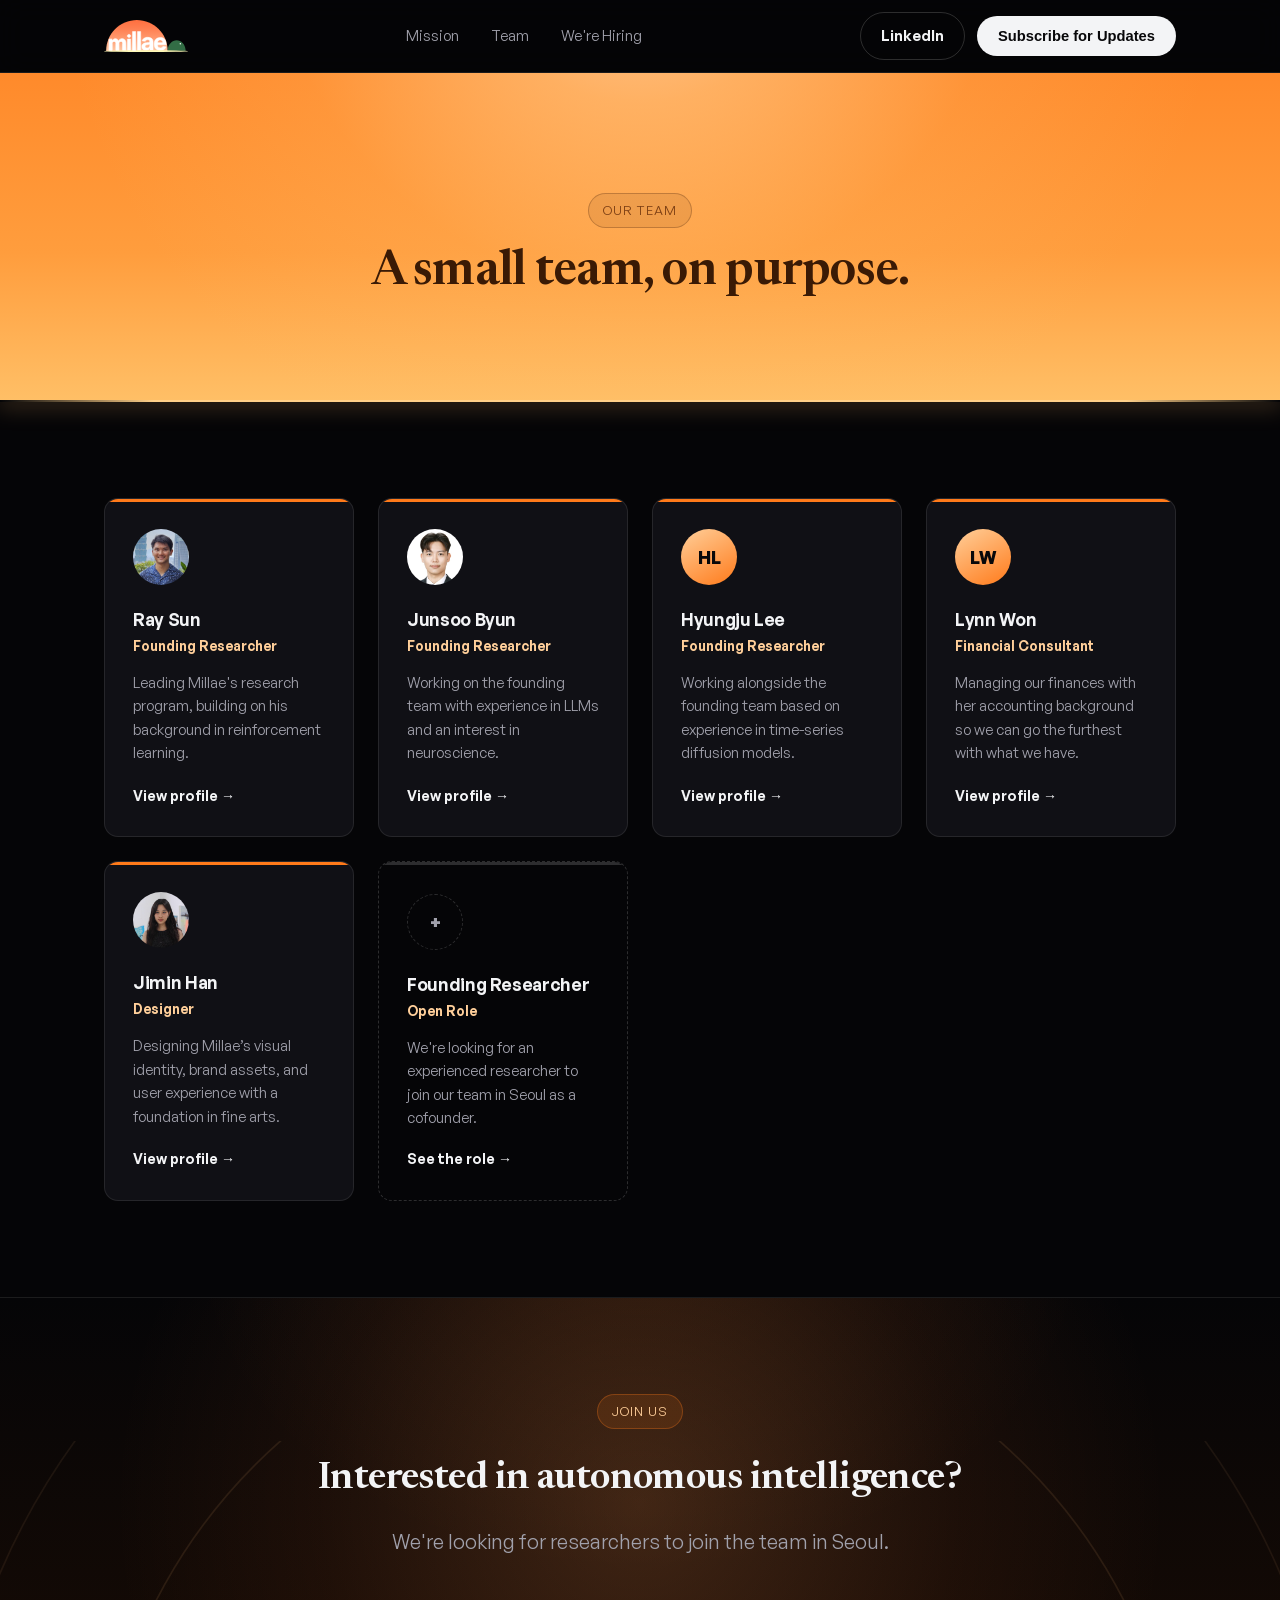
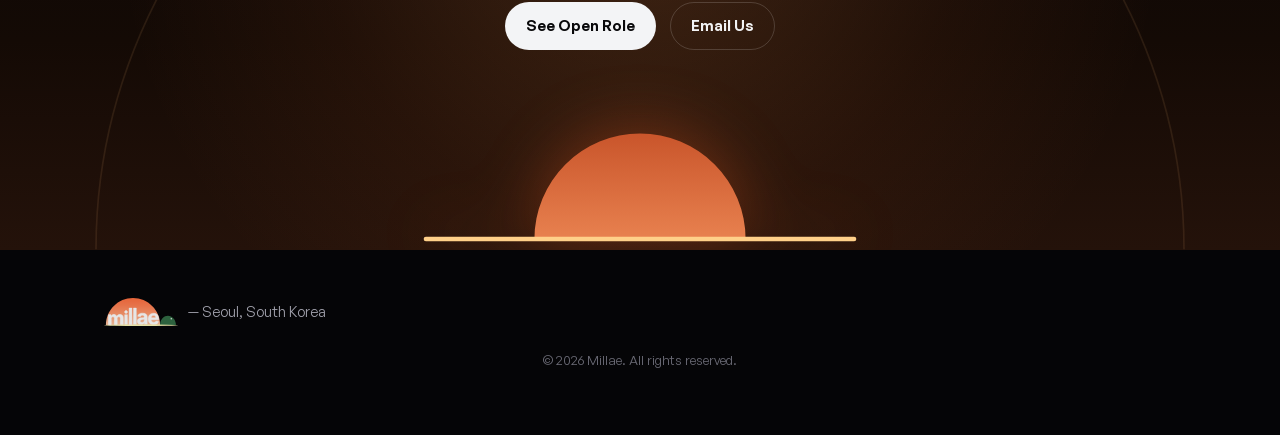
<file: team.html>
<!DOCTYPE html>
<html lang="en">
<head>
<meta charset="UTF-8">
<meta name="viewport" content="width=device-width, initial-scale=1.0">
<title>Team — Millae</title>
<meta name="description" content="Meet the team behind Millae, a Seoul-based AI research team.">
<meta property="og:title" content="Team — Millae">
<meta property="og:description" content="Meet the team behind Millae, a Seoul-based AI research team.">
<meta property="og:image" content="https://www.millae.ai/assets/logo-512.png">
<meta property="og:type" content="website">
<meta name="twitter:card" content="summary">

<link rel="icon" type="image/svg+xml" href="assets/favicon.svg">
<link rel="icon" type="image/png" sizes="32x32" href="assets/favicon-32.png">
<link rel="icon" type="image/png" sizes="16x16" href="assets/favicon-16.png">
<link rel="apple-touch-icon" href="assets/apple-touch-icon.png">

<link rel="stylesheet" href="assets/fonts.css">
<link rel="stylesheet" href="styles.css">
</head>
<body>

<nav class="nav">
  <div class="wrap">
    <a href="index.html" class="brand">
      <img src="assets/logo-03.svg" alt="Millae" class="brand-logo">
    </a>
    <div class="nav-links" id="navLinks">
      <a href="index.html#mission">Mission</a>
      <a href="team.html">Team</a>
      <a href="index.html#hiring">We're Hiring</a>
    </div>
    <div class="nav-actions">
      <a class="btn btn-outline nav-linkedin" href="https://www.linkedin.com/company/millae" target="_blank" rel="noopener">LinkedIn</a>
      <button class="btn btn-primary" id="openSubscribe"><span class="full">Subscribe for Updates</span><span class="short-hide">Subscribe</span></button>
      <button class="nav-toggle" id="navToggle" aria-label="Toggle menu">☰</button>
    </div>
  </div>
</nav>

<header class="hero hero-sunrise hero-sub">
  <div class="hero-sky" aria-hidden="true">
    <div class="sun-glow"></div>
    <svg class="sun-arcs" viewBox="0 0 1000 560" preserveAspectRatio="xMidYMax slice">
      <g fill="none" stroke="#fff" stroke-width="1.4">
        <path class="arc" d="M110 560 A390 390 0 0 1 890 560"/>
        <path class="arc" d="M40 560 A460 460 0 0 1 960 560"/>
        <path class="arc" d="M-40 560 A540 540 0 0 1 1040 560"/>
        <path class="arc" d="M-130 560 A630 630 0 0 1 1130 560"/>
      </g>
    </svg>
  </div>
  <div class="wrap hero-inner">
    <span class="eyebrow">Our Team</span>
    <h1 style="font-size: clamp(2rem, 4vw, 3rem);">A small team, on purpose.</h1>
  </div>
</header>

<div class="horizon" aria-hidden="true"></div>

<section>
  <div class="wrap">
    <div class="team-grid" data-team-grid></div>
  </div>
</section>

<section class="cta">
  <div class="cta-sky" aria-hidden="true">
    <div class="cta-glow"></div>
    <svg class="cta-arcs" viewBox="0 0 1000 400" preserveAspectRatio="xMidYMax slice">
      <g fill="none" stroke="#ffb877">
        <path d="M180 400 A320 320 0 0 1 820 400" stroke-opacity="0.1"/>
        <path d="M90 400 A400 400 0 0 1 910 400" stroke-opacity="0.075"/>
        <path d="M0 400 A490 490 0 0 1 1000 400" stroke-opacity="0.055"/>
      </g>
    </svg>
    <svg class="cta-sun" viewBox="0 0 300 96" preserveAspectRatio="xMidYMax meet">
      <defs><linearGradient id="ctaSun" x1="0" y1="0" x2="0" y2="1"><stop offset="0" stop-color="#c9552b"/><stop offset="1" stop-color="#e8814f"/></linearGradient></defs>
      <path d="M78 88 A72 72 0 0 1 222 88 Z" fill="url(#ctaSun)"/>
      <line x1="4" y1="88" x2="296" y2="88" stroke="#ffd089" stroke-width="3" stroke-linecap="round"/>
    </svg>
  </div>
  <div class="wrap">
    <span class="eyebrow">Join Us</span>
    <h2>Interested in autonomous intelligence?</h2>
    <p class="lede">We're looking for researchers to join the team in Seoul.</p>
    <div class="cta-actions">
      <a class="btn btn-primary" href="index.html#hiring">See Open Role</a>
      <a class="btn btn-outline" href="mailto:applications@millae.ai">Email Us</a>
    </div>
  </div>
</section>

<footer>
  <div class="wrap">
    <div class="footer-grid">
      <a href="index.html" class="footer-brand">
        <img src="assets/logo-03.svg" alt="Millae" class="footer-logo">
        <span>— Seoul, South Korea</span>
      </a>
    </div>
    <p class="footer-note">© 2026 Millae. All rights reserved.</p>
  </div>
</footer>

<div class="modal-overlay" id="subscribeModal">
  <div class="modal">
    <button class="modal-close" id="closeSubscribe" aria-label="Close">&times;</button>
    <h3>Subscribe for updates</h3>
    <p>Occasional news from Millae's research team. No spam, unsubscribe anytime.</p>
    <form class="subscribe-form" id="subscribeForm" name="subscribe" method="POST" data-netlify="true" netlify-honeypot="bot-field">
      <input type="hidden" name="form-name" value="subscribe">
      <p hidden><label>Don't fill this out if you're human: <input name="bot-field"></label></p>
      <input type="email" name="email" placeholder="you@email.com" required>
      <button type="submit" class="btn btn-primary">Subscribe</button>
      <div class="form-status" id="formStatus"></div>
    </form>
  </div>
</div>

<script src="team.js"></script>
<script src="script.js"></script>
</body>
</html>
</file>
<file: assets/fonts.css>
/* Self-hosted fonts: Newsreader (headings) + General Sans (body) */

/* vietnamese */
@font-face {
  font-family: 'Newsreader';
  font-style: normal;
  font-weight: 400 700;
  src: url(fonts/newsreader-0.woff2) format('woff2');
  unicode-range: U+0102-0103, U+0110-0111, U+0128-0129, U+0168-0169, U+01A0-01A1, U+01AF-01B0, U+0300-0301, U+0303-0304, U+0308-0309, U+0323, U+0329, U+1EA0-1EF9, U+20AB;
}
/* latin-ext */
@font-face {
  font-family: 'Newsreader';
  font-style: normal;
  font-weight: 400 700;
  src: url(fonts/newsreader-1.woff2) format('woff2');
  unicode-range: U+0100-02BA, U+02BD-02C5, U+02C7-02CC, U+02CE-02D7, U+02DD-02FF, U+0304, U+0308, U+0329, U+1D00-1DBF, U+1E00-1E9F, U+1EF2-1EFF, U+2020, U+20A0-20AB, U+20AD-20C0, U+2113, U+2C60-2C7F, U+A720-A7FF;
}
/* latin */
@font-face {
  font-family: 'Newsreader';
  font-style: normal;
  font-weight: 400 700;
  src: url(fonts/newsreader-2.woff2) format('woff2');
  unicode-range: U+0000-00FF, U+0131, U+0152-0153, U+02BB-02BC, U+02C6, U+02DA, U+02DC, U+0304, U+0308, U+0329, U+2000-206F, U+20AC, U+2122, U+2191, U+2193, U+2212, U+2215, U+FEFF, U+FFFD;
}

/* vietnamese */
/* latin-ext */
/* latin */
/* General Sans */
@font-face {
  font-family: 'General Sans';
  src: url(fonts/general-sans-0.woff2) format('woff2');
  font-weight: 400;
  font-display: swap;
  font-style: normal;
}
@font-face {
  font-family: 'General Sans';
  src: url(fonts/general-sans-1.woff2) format('woff2');
  font-weight: 500;
  font-display: swap;
  font-style: normal;
}
@font-face {
  font-family: 'General Sans';
  src: url(fonts/general-sans-2.woff2) format('woff2');
  font-weight: 600;
  font-display: swap;
  font-style: normal;
}
@font-face {
  font-family: 'General Sans';
  src: url(fonts/general-sans-3.woff2) format('woff2');
  font-weight: 700;
  font-display: swap;
  font-style: normal;
}
</file>
<file: styles.css>
/* ---------- Design tokens ---------- */
:root {
  --bg: #050507;
  --bg-elevated: #0c0c11;
  --bg-card: #101015;
  --border: rgba(255, 255, 255, 0.09);
  --border-strong: rgba(255, 255, 255, 0.16);
  --text: #f3f4f6;
  --text-dim: #a1a1ac;
  --text-faint: #6b6b76;
  --accent: #ff7a1a;
  --accent-light: #ffcf9a;
  --accent-glow: rgba(255, 122, 26, 0.35);
  --green: #4f9d6b;
  --green-deep: #316c45;
  --warn: #e0a458;
  --warn-light: #f3d5aa;
  --radius: 14px;
  --max-width: 1120px;
  --font: "General Sans", "Inter", -apple-system, BlinkMacSystemFont, sans-serif;
  --font-head: "Newsreader", Georgia, "Times New Roman", serif;
}

* {
  box-sizing: border-box;
}

html {
  scroll-behavior: smooth;
}

body {
  margin: 0;
  background: var(--bg);
  color: var(--text);
  font-family: var(--font);
  line-height: 1.6;
  -webkit-font-smoothing: antialiased;
}

img {
  max-width: 100%;
  display: block;
}

a {
  color: inherit;
  text-decoration: none;
}

.wrap {
  max-width: var(--max-width);
  margin: 0 auto;
  padding: 0 24px;
}

section {
  padding: 96px 0;
  border-bottom: 1px solid var(--border);
}

section:last-of-type {
  border-bottom: none;
}

.eyebrow {
  display: inline-block;
  font-size: 13px;
  letter-spacing: 0.08em;
  text-transform: uppercase;
  color: var(--accent-light);
  background: rgba(255, 122, 26, 0.12);
  border: 1px solid rgba(255, 122, 26, 0.3);
  padding: 6px 14px;
  border-radius: 100px;
  margin-bottom: 20px;
}

h1, h2, h3 {
  font-weight: 600;
  letter-spacing: -0.02em;
  margin: 0 0 16px;
}

/* Display headings in Geist; body + small subheads (h3) stay in Inter. */
h1, h2 {
  font-family: var(--font-head);
  font-optical-sizing: auto;
  letter-spacing: -0.015em;
}

h1 {
  font-size: clamp(2.4rem, 5vw, 4rem);
  line-height: 1.08;
}

h2 {
  font-size: clamp(1.7rem, 3vw, 2.4rem);
}

p {
  color: var(--text-dim);
  margin: 0 0 16px;
}

.lede {
  font-size: 1.25rem;
  color: var(--text-dim);
  max-width: 640px;
}

/* ---------- Nav ---------- */
.nav {
  position: sticky;
  top: 0;
  z-index: 50;
  backdrop-filter: blur(14px);
  background: rgba(5, 5, 7, 0.7);
  border-bottom: 1px solid var(--border);
  transition: background 0.3s ease, border-color 0.3s ease, box-shadow 0.3s ease;
}

/* Condensed state once scrolled (class toggled in script.js). */
.nav.scrolled {
  background: rgba(5, 5, 7, 0.92);
  border-bottom-color: var(--border-strong);
  box-shadow: 0 8px 30px rgba(0, 0, 0, 0.35);
}

.nav .wrap {
  transition: height 0.3s ease;
}

@media (min-width: 861px) {
  .nav.scrolled .wrap { height: 60px; }
}

.nav .wrap {
  display: flex;
  align-items: center;
  justify-content: space-between;
  height: 72px;
}

.brand {
  display: flex;
  align-items: center;
  gap: 10px;
  font-weight: 600;
  font-size: 1.05rem;
  letter-spacing: -0.01em;
}

.brand {
  gap: 9px;
}

.brand-logo {
  height: 32px;
  width: auto;
}

.nav-links {
  display: flex;
  align-items: center;
  gap: 32px;
}

.nav-links a:not(.btn) {
  font-size: 0.94rem;
  color: var(--text-dim);
  transition: color 0.15s ease;
}

.nav-links a:not(.btn):hover {
  color: var(--text);
}

/* Sliding underline on hover. */
.nav-links a:not(.btn) {
  position: relative;
}

.nav-links a:not(.btn)::after {
  content: "";
  position: absolute;
  left: 0;
  right: 0;
  bottom: -5px;
  height: 1.5px;
  background: var(--accent);
  transform: scaleX(0);
  transform-origin: left center;
  transition: transform 0.25s ease;
}

.nav-links a:not(.btn):hover::after {
  transform: scaleX(1);
}

@media (prefers-reduced-motion: reduce) {
  .nav-links a:not(.btn)::after { transition: none; }
}

.nav-actions {
  display: flex;
  align-items: center;
  gap: 12px;
}

.nav-toggle {
  display: none;
  background: none;
  border: 1px solid var(--border-strong);
  border-radius: 8px;
  width: 40px;
  height: 40px;
  color: var(--text);
  font-size: 1.1rem;
  cursor: pointer;
}

/* ---------- Buttons ---------- */
.btn {
  display: inline-flex;
  align-items: center;
  justify-content: center;
  gap: 8px;
  padding: 11px 20px;
  border-radius: 100px;
  font-size: 0.92rem;
  font-weight: 600;
  cursor: pointer;
  border: 1px solid transparent;
  transition: transform 0.15s ease, background 0.15s ease, border-color 0.15s ease, box-shadow 0.2s ease;
  white-space: nowrap;
}

.btn:active {
  transform: scale(0.97);
}

.btn-primary {
  background: var(--text);
  color: #08080a;
}

.btn-primary:hover {
  box-shadow: 0 0 0 1.5px rgba(255, 122, 26, 0.55), 0 3px 12px 0 rgba(255, 122, 26, 0.48);
}

.btn-outline {
  background: transparent;
  border-color: var(--border-strong);
  color: var(--text);
}

.btn-outline:hover {
  border-color: var(--text);
}

.nav-actions .short-hide {
  display: none;
}

/* ---------- Hero (base) ---------- */
/* Neutral hero shared by simple pages (e.g. team.html): centered, dark theme,
   soft accent glow behind the title. The homepage adds .hero-sunrise on top. */
.hero {
  padding: 120px 0 100px;
  text-align: center;
  position: relative;
  overflow: hidden;
}

.hero:not(.hero-sunrise)::before {
  content: "";
  position: absolute;
  top: -200px;
  left: 50%;
  transform: translateX(-50%);
  width: 900px;
  height: 700px;
  background: radial-gradient(circle, var(--accent-glow), transparent 65%);
  filter: blur(20px);
  pointer-events: none;
  z-index: 0;
}

.hero .wrap {
  position: relative;
  z-index: 1;
}

/* ---------- Hero (sunrise, homepage only) ---------- */
/* Bright orange morning sky. This is the "starting page" — one strong color,
   then a stark break to black at the horizon line below. */
:root {
  --sky-dark: #0c0602;
  --sky-rust: #5a250f;
  --sky-top: #ff8a2b;
  --sky-mid: #ff9d3d;
  --sky-low: #ffbf66;
  --sky-ink: #3a1a05;        /* dark warm ink for text/marks on the sky */
  --sky-ink-dim: #6e401d;
  --horizon-line: #ffd089;
}

.hero-sunrise {
  min-height: min(92vh, 820px);
  display: flex;
  align-items: center;
  padding: 132px 0 96px;
  color: var(--sky-ink);
  /* Dune-poster treatment: near-black at the top, warming through rust into
     a vivid orange glow where the sun sits, settling into pale gold at the
     horizon. Black bleeds back in below via the .horizon seam. */
  background: linear-gradient(
    180deg,
    var(--sky-dark) 0%,
    var(--sky-rust) 24%,
    var(--sky-top) 46%,
    var(--sky-mid) 66%,
    var(--sky-low) 100%
  );
  border-bottom: none;
}

/* Decorative sky layer: glowing sun + slow rays, both rising from the horizon. */
.hero-sky {
  position: absolute;
  inset: 0;
  z-index: 0;
  pointer-events: none;
  overflow: hidden;
}

.sun-glow {
  position: absolute;
  left: 50%;
  bottom: -52%;
  width: 120vw;
  max-width: 1300px;
  aspect-ratio: 1;
  transform: translateX(-50%);
  border-radius: 50%;
  background: radial-gradient(
    circle at center,
    rgba(255, 249, 235, 0.7) 0%,
    rgba(255, 226, 170, 0.42) 20%,
    rgba(255, 190, 110, 0.18) 40%,
    rgba(255, 160, 70, 0) 64%
  );
  animation: sun-breathe 11s ease-in-out infinite;
}

/* Flowing diagonal lines across the upper sky (ifp.org-style field of curves).
   Kept faint and confined above the headline so text stays fully readable. */
.hero-flowlines {
  position: absolute;
  top: 0;
  left: 0;
  width: 100%;
  height: 62%;
}

.hero-flowlines .flow {
  animation: flow-drift 22s ease-in-out infinite;
}

.hero-flowlines .flow:nth-child(1) { animation-delay: 0s; }
.hero-flowlines .flow:nth-child(2) { animation-delay: -3s; }
.hero-flowlines .flow:nth-child(3) { animation-delay: -6s; }
.hero-flowlines .flow:nth-child(4) { animation-delay: -9s; }
.hero-flowlines .flow:nth-child(5) { animation-delay: -12s; }
.hero-flowlines .flow:nth-child(6) { animation-delay: -15s; }
.hero-flowlines .flow:nth-child(7) { animation-delay: -18s; }

/* Concentric light arcs radiating from the horizon sun (ifp-style line-work). */
.sun-arcs {
  position: absolute;
  left: 50%;
  bottom: 0;
  width: 170vw;
  max-width: 1900px;
  height: 92%;
  transform: translateX(-50%);
}

.sun-arcs .arc {
  opacity: 1;
  animation: arc-shimmer 9s ease-in-out infinite;
}

.sun-arcs .arc:nth-child(1) { stroke-opacity: 0.18; animation-delay: 0s; }
.sun-arcs .arc:nth-child(2) { stroke-opacity: 0.15; animation-delay: 0.9s; }
.sun-arcs .arc:nth-child(3) { stroke-opacity: 0.12; animation-delay: 1.8s; }
.sun-arcs .arc:nth-child(4) { stroke-opacity: 0.10; animation-delay: 2.7s; }
.sun-arcs .arc:nth-child(5) { stroke-opacity: 0.08; animation-delay: 3.6s; }
.sun-arcs .arc:nth-child(6) { stroke-opacity: 0.06; animation-delay: 4.5s; }

.hero-inner {
  position: relative;
  z-index: 1;
  width: 100%;             /* fill the hero so children can't overflow the viewport */
  display: flex;
  flex-direction: column;
  align-items: center;
}

.hero-logo {
  width: clamp(230px, 30vw, 320px);
  margin-bottom: 34px;
  filter: drop-shadow(0 12px 30px rgba(120, 45, 0, 0.28));
}

.hero-logo-img {
  width: 100%;
  height: auto;
  display: block;
}

.hero-turtle {
  transform-box: fill-box;
  transform-origin: center bottom;
}

.hero-sunrise h1 {
  max-width: min(820px, 100%);   /* never exceed the container (fixes mobile clip) */
  color: var(--sky-ink);
}

.hero-sunrise .lede {
  max-width: 620px;
  margin-left: auto;
  margin-right: auto;
  text-align: center;
  color: var(--sky-ink-dim);
}

.hero-actions {
  display: flex;
  gap: 14px;
  margin-top: 32px;
  flex-wrap: wrap;
  justify-content: center;
}

/* Buttons re-tuned for the light sunrise background. */
.hero-sunrise .btn-primary {
  background: #1a0d04;
  color: #fff3e2;
}

.hero-sunrise .btn-primary:hover {
  background: #1a0d04;
  border-color: var(--text);
  box-shadow: 0 0 0 0.75px var(--text);
}

.hero-sunrise .btn-outline {
  border-color: rgba(58, 26, 5, 0.4);
  color: var(--sky-ink);
}

.hero-sunrise .btn-outline:hover {
  border-color: var(--sky-ink);
}

/* ---------- Horizon: the stark orange → black seam ---------- */
.horizon {
  height: 2px;
  width: 100%;
  background: linear-gradient(
    90deg,
    transparent,
    var(--horizon-line) 12%,
    var(--horizon-line) 88%,
    transparent
  );
  box-shadow: 0 0 22px 2px rgba(255, 190, 110, 0.5);
}

/* ---------- Sunrise animation keyframes ---------- */
@keyframes sun-breathe {
  0%, 100% { transform: translateX(-50%) scale(1);    opacity: 0.92; }
  50%      { transform: translateX(-50%) scale(1.05); opacity: 1; }
}

@keyframes sun-spin {
  to { transform: translateX(-50%) rotate(360deg); }
}

/* ---------- Motion: hero entrance, sun float, turtle, arcs, scroll reveal ---------- */
@media (prefers-reduced-motion: no-preference) {
  /* staggered entrance for the hero on load */
  .hero-sunrise .hero-logo,
  .hero-sunrise h1,
  .hero-sunrise .lede,
  .hero-sunrise .hero-actions {
    animation: hero-rise 0.9s cubic-bezier(0.2, 0.7, 0.2, 1) both;
  }
  .hero-sunrise .hero-logo { animation-delay: 0.05s; }
  .hero-sunrise h1 { animation-delay: 0.18s; }
  .hero-sunrise .lede { animation-delay: 0.3s; }
  .hero-sunrise .hero-actions { animation-delay: 0.42s; }

  /* the whole mark gently floats */
  .hero-logo-svg {
    animation: sun-float 6.5s ease-in-out infinite;
    will-change: transform;
  }

  /* the turtle slowly crawls */
  .hero-turtle {
    animation: turtle-crawl 6s ease-in-out infinite;
  }

  /* scroll reveal — class added by script.js. Hide is instant (no flash);
     only the reveal transitions. */
  .reveal {
    opacity: 0;
    transform: translateY(24px);
  }
  .reveal.in {
    opacity: 1;
    transform: none;
    transition: opacity 0.7s ease, transform 0.7s cubic-bezier(0.2, 0.7, 0.2, 1);
  }
}

@keyframes hero-rise {
  from { opacity: 0; transform: translateY(22px); }
  to   { opacity: 1; transform: none; }
}

@keyframes sun-float {
  0%, 100% { transform: translateY(0); }
  50%      { transform: translateY(-6px); }
}

@keyframes turtle-crawl {
  0%, 100% { transform: translate(0, 0) rotate(0deg); }
  50%      { transform: translate(5px, -1px) rotate(-3deg); }
}

@keyframes arc-shimmer {
  0%, 100% { opacity: 1; }
  50%      { opacity: 0.3; }
}

@keyframes flow-drift {
  0%, 100% { transform: translate(0, 0); }
  50%      { transform: translate(14px, -6px); }
}

@media (prefers-reduced-motion: reduce) {
  .sun-glow,
  .sun-arcs .arc,
  .hero-flowlines .flow,
  .hero-logo-svg,
  .hero-turtle {
    animation: none;
  }
}

/* ---------- Section rhythm ---------- */
/* Sections alternate tone (black / elevated) and each carries a faint warm
   glow bleeding down from the hero, so the orange/black identity continues
   quietly all the way down the page instead of stopping dead at the horizon. */
#mission,
#philsophy,
#team-preview,
.cta {
  position: relative;
  overflow: hidden;
}

#mission::before,
#philsophy::before,
#team-preview::before,
.cta::before {
  content: "";
  position: absolute;
  top: -10%;
  left: 50%;
  width: 900px;
  max-width: 140vw;
  height: 60%;
  transform: translateX(-50%);
  background: radial-gradient(ellipse at top, rgba(255, 122, 26, 0.09), transparent 70%);
  pointer-events: none;
  z-index: 0;
}

#philsophy {
  background: var(--bg-elevated);
}

#mission .wrap,
#philsophy .wrap,
#team-preview .wrap,
.cta .wrap {
  position: relative;
  z-index: 1;
}

/* A thin accent rule above each section's eyebrow — a small structural
   flourish that reads as intentional, not decorative clutter. */
.eyebrow-rule {
  width: 40px;
  height: 3px;
  border-radius: 2px;
  background: linear-gradient(90deg, var(--accent), #ffffff);
  margin-bottom: 18px;
}

/* ---------- Mission ---------- */
.mission-grid {
  display: grid;
  grid-template-columns: 1fr 1fr;
  gap: 64px;
  align-items: start;
}

.mission-points {
  display: grid;
  gap: 20px;
}

.point {
  position: relative;
  background: var(--bg-card);
  border: 1px solid var(--border);
  border-radius: var(--radius);
  padding: 26px 28px 28px;
  transition: border-color 0.2s ease, transform 0.2s ease;
}

.point:hover {
  border-color: var(--border-strong);
  transform: translateY(-2px);
}

.point .num {
  font-size: 2.1rem;
  line-height: 1;
  font-weight: 700;
  letter-spacing: -0.02em;
  margin-bottom: 10px;
  display: block;
  background: linear-gradient(135deg, var(--accent-light), var(--accent));
  -webkit-background-clip: text;
  background-clip: text;
  color: transparent;
}

.point h3 {
  font-size: 1.1rem;
  margin-bottom: 6px;
}

.point p {
  margin: 0;
  font-size: 0.95rem;
}

.point p + p {
  margin-top: 12px;
}

.point ul {
  margin: 8px 0 0;
  padding-left: 20px;
  color: var(--text-dim);
  font-size: 0.95rem;
}

.point ul li {
  margin-top: 6px;
}

/* Closing manifesto line in the "How We Work" section — set as a pull-quote
   rather than a plain paragraph, so it lands with the right weight. */
.pull-quote {
  margin: 16px 0 0;
  padding-left: 18px;
  border-left: 3px solid var(--accent);
  font-size: 1.05rem;
  font-style: italic;
  color: var(--text);
}

.lede a,
.point p a,
.callout p a,
.paper-card h3 a {
  color: var(--accent-light);
  text-decoration: underline;
  text-underline-offset: 2px;
}

.lede a:hover,
.point p a:hover,
.callout p a:hover,
.paper-card h3 a:hover {
  color: var(--text);
}

/* ---------- Callout (stakes / warnings) ---------- */
.callout {
  background: var(--bg-card);
  border: 1px solid var(--border);
  border-left: 3px solid var(--warn);
  border-radius: var(--radius);
  padding: 30px 34px;
  margin-top: 40px;
}

.eyebrow-warn {
  color: var(--warn-light);
  background: rgba(224, 164, 88, 0.12);
  border-color: rgba(224, 164, 88, 0.3);
}

.callout p {
  margin: 10px 0 0;
  font-size: 0.98rem;
}

/* ---------- Team ---------- */
.section-head {
  display: flex;
  justify-content: space-between;
  align-items: flex-end;
  gap: 24px;
  margin-bottom: 48px;
  flex-wrap: wrap;
}

.section-head p {
  margin: 0;
  max-width: 480px;
}

.team-grid {
  display: grid;
  grid-template-columns: repeat(auto-fill, minmax(240px, 1fr));
  gap: 24px;
}

.team-card {
  position: relative;
  background: var(--bg-card);
  border: 1px solid var(--border);
  border-radius: var(--radius);
  padding: 30px 28px 28px;
  overflow: hidden;
  transition: border-color 0.15s ease, transform 0.15s ease;
}

/* Thin top accent bar, consistent across every card. */
.team-card::before {
  content: "";
  position: absolute;
  top: 0;
  left: 0;
  right: 0;
  height: 3px;
  background: var(--accent);
}

.team-card.open-role::before {
  background: var(--border-strong);
}

.team-card:hover {
  border-color: var(--border-strong);
  transform: translateY(-2px);
}

.avatar {
  width: 56px;
  height: 56px;
  border-radius: 100px;
  background: linear-gradient(150deg, var(--accent-light), var(--accent));
  display: flex;
  align-items: center;
  justify-content: center;
  font-weight: 700;
  color: #08080a;
  font-size: 1.1rem;
  margin-bottom: 20px;
  overflow: hidden;
}

.avatar img,
.profile-avatar img {
  width: 100%;
  height: 100%;
  object-fit: cover;
}

.team-card h3 {
  font-size: 1.1rem;
  margin-bottom: 2px;
}

.team-role {
  color: var(--accent-light);
  font-size: 0.85rem;
  font-weight: 600;
  margin-bottom: 14px;
  display: block;
}

.team-card p {
  font-size: 0.92rem;
  margin-bottom: 18px;
}

.team-card .link-arrow {
  font-size: 0.88rem;
  font-weight: 600;
  color: var(--text);
}

.team-card.open-role {
  border-style: dashed;
  border-color: var(--border-strong);
  background: transparent;
  display: flex;
  flex-direction: column;
  justify-content: center;
}

.team-card.open-role .avatar {
  background: transparent;
  border: 1px dashed var(--border-strong);
  color: var(--text-dim);
}

/* ---------- Publications ---------- */
.papers-list {
  display: grid;
  gap: 20px;
  margin-top: 32px;
}

.paper-card {
  background: var(--bg-card);
  border: 1px solid var(--border);
  border-radius: var(--radius);
  padding: 28px;
}

.paper-card .eyebrow {
  display: block;
  width: fit-content;
}

.paper-area {
  display: inline-block;
  font-size: 0.8rem;
  font-weight: 600;
  letter-spacing: 0.02em;
  color: var(--accent-light);
  margin-bottom: 10px;
}

.paper-card h3 {
  font-size: 1.05rem;
  margin-bottom: 8px;
}

.paper-authors {
  font-size: 0.92rem;
  color: var(--text-dim);
  margin-bottom: 16px;
}

.paper-card .link-arrow {
  font-size: 0.88rem;
  font-weight: 600;
  color: var(--text);
}

/* ---------- Talk ---------- */
#talks-publications {
  padding-top: 16px;
}

/* ---------- Hiring ---------- */
.hiring {
  background: var(--bg-elevated);
  position: relative;
  overflow: hidden;
}

/* Faint warm corner glow, echoing the hero sun, anchors the panel below. */
.hiring::before {
  content: "";
  position: absolute;
  right: -10%;
  bottom: -30%;
  width: 620px;
  max-width: 70vw;
  aspect-ratio: 1;
  background: radial-gradient(circle, rgba(255, 122, 26, 0.1), transparent 70%);
  pointer-events: none;
}

.hiring-grid {
  position: relative;
  z-index: 1;
  display: grid;
  grid-template-columns: 1.1fr 1fr;
  gap: 56px;
  background: var(--bg-card);
  border: 1px solid var(--border);
  border-radius: 20px;
  padding: 48px;
}

.req-list {
  list-style: none;
  margin: 24px 0 0;
  padding: 0;
  display: grid;
  gap: 14px;
}

.req-list li {
  position: relative;
  padding-left: 32px;
  color: var(--text-dim);
  font-size: 0.95rem;
}

.req-list li::before {
  content: "";
  position: absolute;
  left: 0;
  top: 50%;
  transform: translateY(-50%);     /* center on the whole item (between lines) */
  width: 18px;
  height: 18px;
  border-radius: 100px;
  background: rgba(255, 122, 26, 0.15);
  border: 1px solid rgba(255, 122, 26, 0.45);
}

/* Inline check, centered in the circle; draws in when the section reveals. */
.req-check {
  position: absolute;
  left: 4.5px;                      /* +1px optical nudge: a check reads left of its geometric center */
  top: 50%;
  transform: translateY(-50%);
  width: 11px;
  height: 11px;
  overflow: visible;
}

.req-check path {
  fill: none;
  stroke: var(--accent);
  stroke-width: 1.7;
  stroke-linecap: round;
  stroke-linejoin: round;
  stroke-dashoffset: 0;            /* fully drawn by default (no-JS / reduced motion) */
}

@media (prefers-reduced-motion: no-preference) {
  .req-check path {
    stroke-dasharray: 12;
    stroke-dashoffset: 12;         /* hidden until the hiring block scrolls in */
    transition: stroke-dashoffset 0.55s ease;
  }
  .hiring-grid > div.in .req-check path { stroke-dashoffset: 0; }
  .req-list li:nth-child(2) .req-check path { transition-delay: 0.12s; }
  .req-list li:nth-child(3) .req-check path { transition-delay: 0.24s; }
}

.hiring-card {
  position: relative;
  background: var(--bg-elevated);
  border: 1px solid var(--border);
  border-radius: var(--radius);
  padding: 32px;
  height: fit-content;
  overflow: hidden;
}

.hiring-card::before {
  content: "";
  position: absolute;
  top: 0;
  left: 0;
  right: 0;
  height: 3px;
  background: linear-gradient(90deg, var(--accent), #ffffff);
}

.hiring-card h3 {
  font-size: 1.15rem;
}

.hiring-location {
  font-size: 1.1rem;
  font-weight: 600;
  letter-spacing: -0.02em;
  color: var(--text);
}

.hiring-card .btn {
  width: 100%;
  margin-top: 20px;
}

/* ---------- Profile (Ray Sun page) ---------- */
.profile-hero {
  padding-top: 72px;
  padding-bottom: 32px;
}

.profile-top {
  display: flex;
  align-items: center;
  gap: 24px;
  margin-bottom: 32px;
  flex-wrap: wrap;
}

.profile-avatar {
  width: 96px;
  height: 96px;
  border-radius: 100px;
  background: linear-gradient(150deg, var(--accent-light), var(--accent));
  display: flex;
  align-items: center;
  justify-content: center;
  font-weight: 700;
  font-size: 2rem;
  color: #08080a;
  flex-shrink: 0;
  overflow: hidden;
}

.profile-meta h1 {
  font-size: 2rem;
  margin-bottom: 4px;
}

.profile-meta .team-role {
  margin-bottom: 8px;
}

.profile-meta .team-role + .team-role {
  margin-top: -4px;
}

.profile-contact {
  display: flex;
  align-items: center;
  gap: 12px;
  margin-top: 6px;
  flex-wrap: wrap;
}

.profile-email {
  display: inline-block;
  font-size: 0.92rem;
  color: var(--accent-light);
  text-decoration: underline;
  text-underline-offset: 2px;
}

.profile-email:hover {
  color: var(--text);
}

.profile-linkedin {
  padding: 5px 14px;
}

.profile-body {
  max-width: 700px;
  display: grid;
  gap: 16px;
}

.profile-body p:last-of-type {
  margin-bottom: 0;
}

.back-link {
  display: inline-flex;
  align-items: center;
  gap: 6px;
  color: var(--text-dim);
  font-size: 0.9rem;
  margin-bottom: 24px;
}

.back-link:hover {
  color: var(--text);
}

.focus-tags {
  display: flex;
  flex-wrap: wrap;
  gap: 10px;
  margin-top: 12px;
}

.focus-tags span {
  font-size: 0.82rem;
  padding: 6px 14px;
  border-radius: 100px;
  border: 1px solid var(--border-strong);
  color: var(--text-dim);
}

/* ---------- CTA / Footer ---------- */
.cta {
  text-align: center;
}

.cta .wrap {
  display: flex;
  flex-direction: column;
  align-items: center;
}

.cta-actions {
  display: flex;
  gap: 14px;
  margin-top: 28px;
  flex-wrap: wrap;
  justify-content: center;
}

footer {
  padding: 48px 0;
}

.footer-grid {
  display: flex;
  justify-content: space-between;
  align-items: center;
  flex-wrap: wrap;
  gap: 24px;
}

.footer-brand {
  display: flex;
  align-items: center;
  gap: 10px;
  color: var(--text-dim);
  font-size: 0.9rem;
}

.footer-logo {
  height: 28px;
  width: auto;
  opacity: 0.9;
}

.footer-actions {
  display: flex;
  gap: 12px;
}

.footer-note {
  color: var(--text-faint);
  font-size: 0.82rem;
  margin-top: 24px;
  text-align: center;
}

/* ---------- Modal (Subscribe) ---------- */
.modal-overlay {
  position: fixed;
  inset: 0;
  background: rgba(2, 2, 4, 0.7);
  backdrop-filter: blur(4px);
  display: none;
  align-items: center;
  justify-content: center;
  z-index: 100;
  padding: 24px;
}

.modal-overlay.open {
  display: flex;
}

.modal {
  background: var(--bg-card);
  border: 1px solid var(--border-strong);
  border-radius: var(--radius);
  padding: 36px;
  width: 100%;
  max-width: 420px;
  position: relative;
}

.modal-close {
  position: absolute;
  top: 16px;
  right: 16px;
  background: none;
  border: none;
  color: var(--text-dim);
  font-size: 1.3rem;
  cursor: pointer;
  line-height: 1;
}

.modal-close:hover {
  color: var(--text);
}

.modal h3 {
  margin-bottom: 8px;
}

.modal p {
  font-size: 0.92rem;
  margin-bottom: 22px;
}

.subscribe-form {
  display: flex;
  flex-direction: column;
  gap: 12px;
}

.subscribe-form input {
  background: var(--bg-elevated);
  border: 1px solid var(--border-strong);
  border-radius: 10px;
  padding: 12px 14px;
  color: var(--text);
  font-family: var(--font);
  font-size: 0.95rem;
}

.subscribe-form input:focus {
  outline: none;
  border-color: var(--accent);
}

.form-status {
  font-size: 0.85rem;
  min-height: 18px;
  margin-top: 4px;
}

.form-status.success {
  color: #6fd08c;
}

.form-status.error {
  color: #ef6b6b;
}

/* ---------- Responsive ---------- */
@media (max-width: 860px) {
  .mission-grid,
  .hiring-grid {
    grid-template-columns: 1fr;
    gap: 40px;
  }

  .hiring-grid {
    padding: 32px 24px;
  }

  .nav-links {
    position: fixed;
    top: 72px;
    left: 0;
    right: 0;
    background: var(--bg);
    border-bottom: 1px solid var(--border);
    flex-direction: column;
    align-items: flex-start;
    padding: 24px;
    gap: 18px;
    display: none;
  }

  .nav-links.open {
    display: flex;
  }

  .nav-toggle {
    display: block;
  }

  .nav-actions .btn-primary span.full {
    display: none;
  }

  .nav-actions .short-hide {
    display: inline;
  }

  .nav-actions .btn {
    padding-left: 12px;
    padding-right: 12px;
  }

  .nav-linkedin {
    display: none;
  }
}

@media (max-width: 560px) {
  section {
    padding: 64px 0;
  }

  .hero {
    padding: 88px 0 64px;
  }

  .footer-grid {
    flex-direction: column;
    text-align: center;
  }
}

/* ============ Brand motifs — logo woven through the page ============ */

/* 2. Giant faint sun bleeding from a section edge (brand texture) */
.sun-watermark {
  position: absolute;
  z-index: 0;
  width: 720px;
  max-width: 92vw;
  aspect-ratio: 2 / 1;
  border-radius: 999px 999px 0 0;
  background: linear-gradient(180deg, rgba(255, 105, 56, 0.07), rgba(255, 159, 117, 0.015) 70%, transparent);
  pointer-events: none;
}
#mission .sun-watermark { right: -150px; bottom: -100px; }
#hiring .sun-watermark  { left: -170px;  bottom: -120px; }

/* 3. Horizon dividers between sections (logo's cream baseline as rhythm) */
.hz-divider {
  position: relative;
  height: 1px;
  width: 100%;
  background: linear-gradient(90deg, transparent, rgba(255, 208, 137, 0.38) 14%, rgba(255, 208, 137, 0.38) 86%, transparent);
}
.hz-divider.has-turtle { overflow: visible; }
.hz-turtle {
  position: absolute;
  left: 50%;
  bottom: -1px;
  transform: translateX(-50%);
  width: 34px;
  height: auto;
  filter: drop-shadow(0 -2px 6px rgba(0, 0, 0, 0.35));
}
/* dividers replace the faint section borders here */
#mission, #philsophy, #team-preview { border-bottom: none; }

/* 4. Mini sun marker on the point numbers (01 / 02) */
.point .num {
  position: relative;
  padding-top: 15px;
}
.point .num::before {
  content: "";
  position: absolute;
  top: 0;
  left: 2px;
  width: 22px;
  height: 11px;
  border-radius: 11px 11px 0 0;
  background: linear-gradient(180deg, #ff6938, #ff9f75);
}

/* 1. Sunset bookend on the closing CTA */
.cta {
  position: relative;
  overflow: hidden;
  padding-bottom: 200px;      /* room for the setting sun below the buttons */
  background: linear-gradient(180deg, var(--bg) 0%, #140a05 62%, #24120a 100%);
}
.cta-sky {
  position: absolute;
  inset: 0;
  z-index: 0;
  pointer-events: none;
  overflow: hidden;
}
.cta-glow {
  position: absolute;
  left: 50%;
  bottom: -46%;
  width: 120vw;
  max-width: 1200px;
  aspect-ratio: 1;
  transform: translateX(-50%);
  border-radius: 50%;
  background: radial-gradient(circle, rgba(255, 150, 80, 0.2), rgba(255, 120, 50, 0.06) 38%, transparent 62%);
}
.cta-arcs {
  position: absolute;
  left: 50%;
  bottom: 0;
  width: 150vw;
  max-width: 1700px;
  height: 74%;
  transform: translateX(-50%);
}
.cta-sun {
  position: absolute;
  left: 50%;
  bottom: -1px;
  transform: translateX(-50%);
  width: min(440px, 66vw);
  height: auto;
  filter: drop-shadow(0 -6px 30px rgba(200, 80, 30, 0.4));
}

/* Time-of-day dividers: a sun cresting the horizon, higher towards mid-page */
.hz-divider.hz-sun { overflow: visible; }
.hz-crest {
  position: absolute;
  left: 50%;
  bottom: 0;
  transform: translateX(-50%);
  width: 88px;
  height: var(--h, 18px);
  overflow: hidden;
  pointer-events: none;
}
.hz-crest::before {
  content: "";
  position: absolute;
  top: 0;
  left: 0;
  width: 88px;
  height: 88px;
  border-radius: 50%;
  background: linear-gradient(180deg, #ff6938, #ff9f75);
}
/* soft glow behind the cresting sun (unclipped, so no box edge) */
.hz-divider.hz-sun::after {
  content: "";
  position: absolute;
  left: 50%;
  bottom: -6px;
  transform: translateX(-50%);
  width: 150px;
  height: 70px;
  background: radial-gradient(ellipse at center bottom, rgba(255, 120, 50, 0.22), transparent 70%);
  pointer-events: none;
}
/* on the midday divider the turtle sits just left of the high sun */
.hz-divider.has-turtle .hz-turtle { left: calc(50% - 66px); }

/* Scroll-linked "sun across the sky" progress on the nav's lower edge */
.day-progress {
  position: absolute;
  left: 0;
  bottom: -1px;
  height: 2px;
  width: 0;
  max-width: 100%;
  background: linear-gradient(90deg, #ff8a2b, #ff6938);
  z-index: 46;
  pointer-events: none;
}
.day-progress-sun {
  position: absolute;
  right: -3px;
  top: 50%;
  transform: translateY(-50%);
  width: 8px;
  height: 8px;
  border-radius: 50%;
  background: #ffce8a;
  box-shadow: 0 0 8px 2px rgba(255, 180, 90, 0.85);
}

/* ============ Sunrise treatment for subpages (team / profiles) ============ */
/* Shorter sunrise hero band for interior pages */
.hero-sunrise.hero-sub {
  min-height: auto;
  padding: 120px 0 84px;
  text-align: center;
  background: linear-gradient(180deg, var(--sky-top) 0%, var(--sky-mid) 55%, var(--sky-low) 100%);
}
.hero-sunrise.hero-sub .hero-inner {
  flex: none;
  justify-content: center;
}
/* eyebrow needs dark ink to read on the bright sky */
.hero-sunrise .eyebrow {
  color: #7c3f14;
  background: rgba(58, 26, 5, 0.08);
  border-color: rgba(58, 26, 5, 0.26);
}

/* Warm the dark profile hero + give the avatar a sunrise ring */
.profile-hero { position: relative; }
.profile-avatar {
  box-shadow: 0 0 0 2px rgb(255, 195, 155), 0 8px 26px rgba(255, 105, 56, 0.18);
}
</file>
